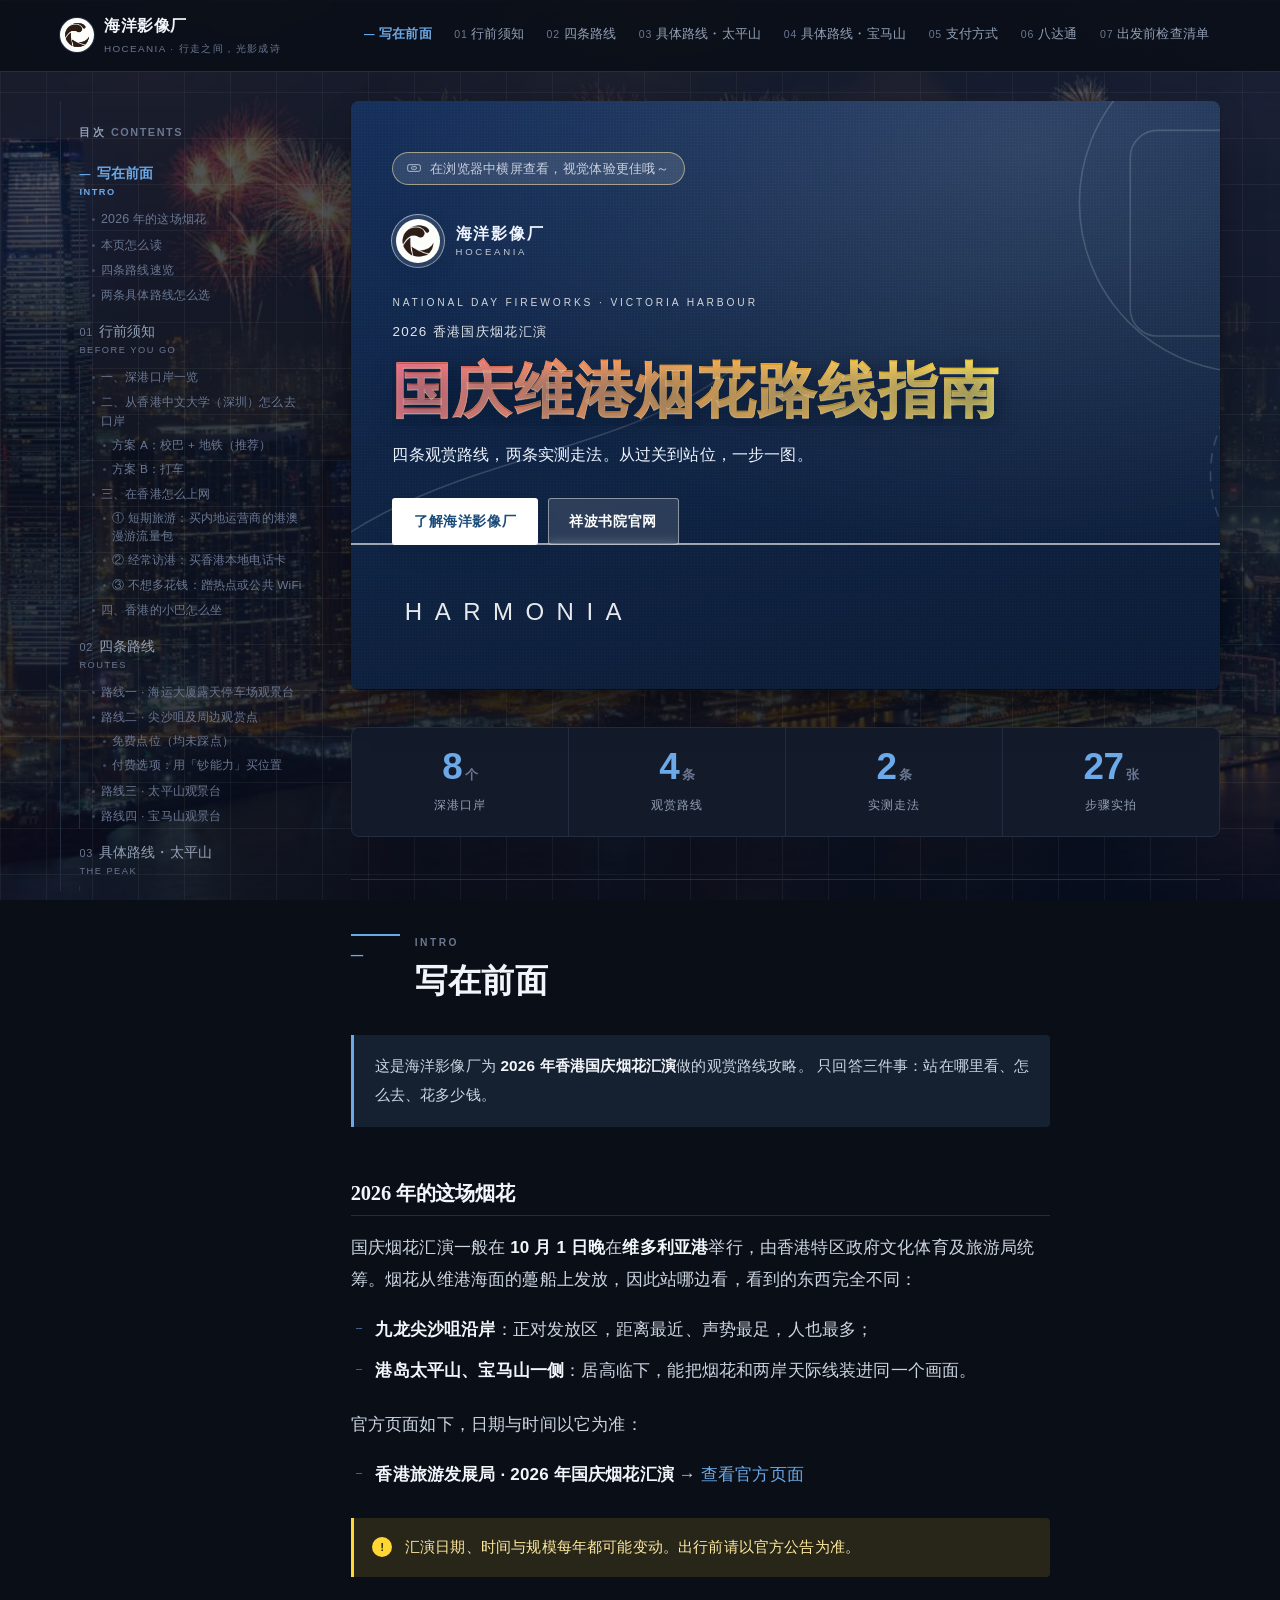
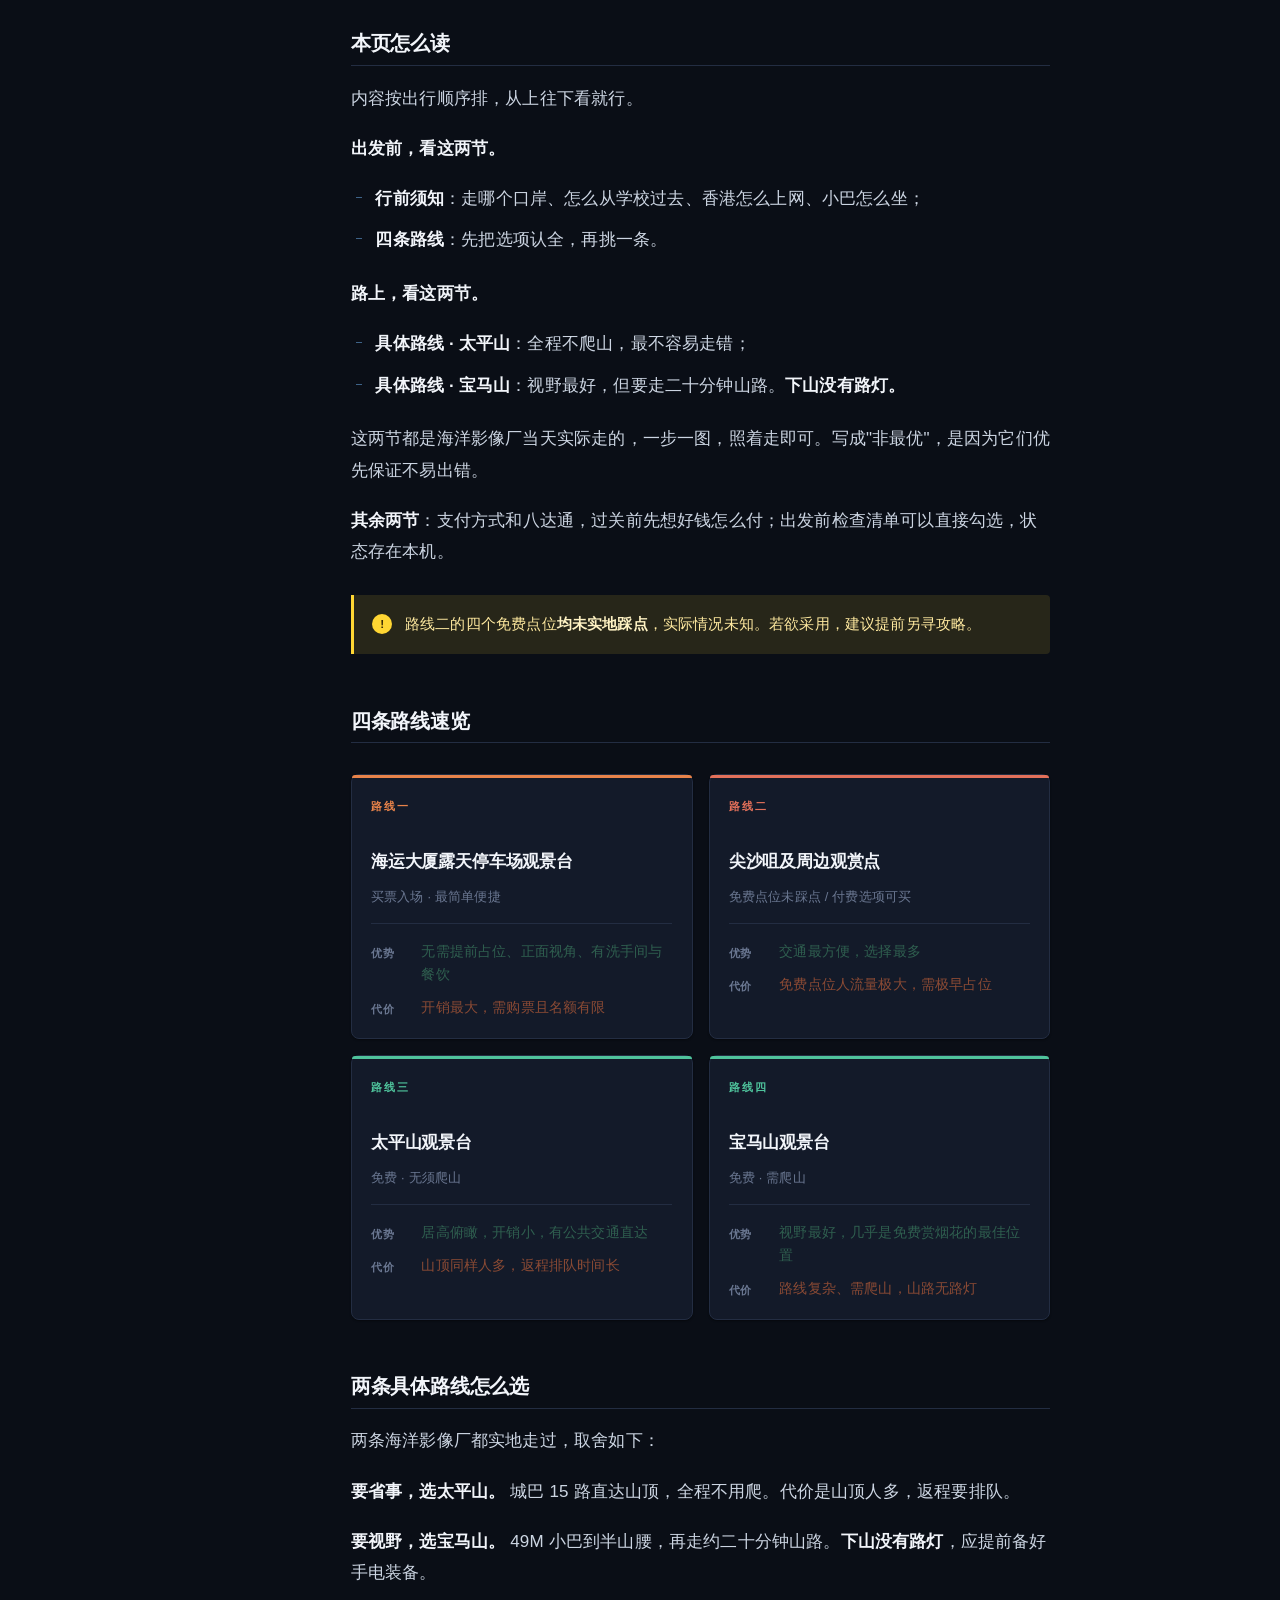
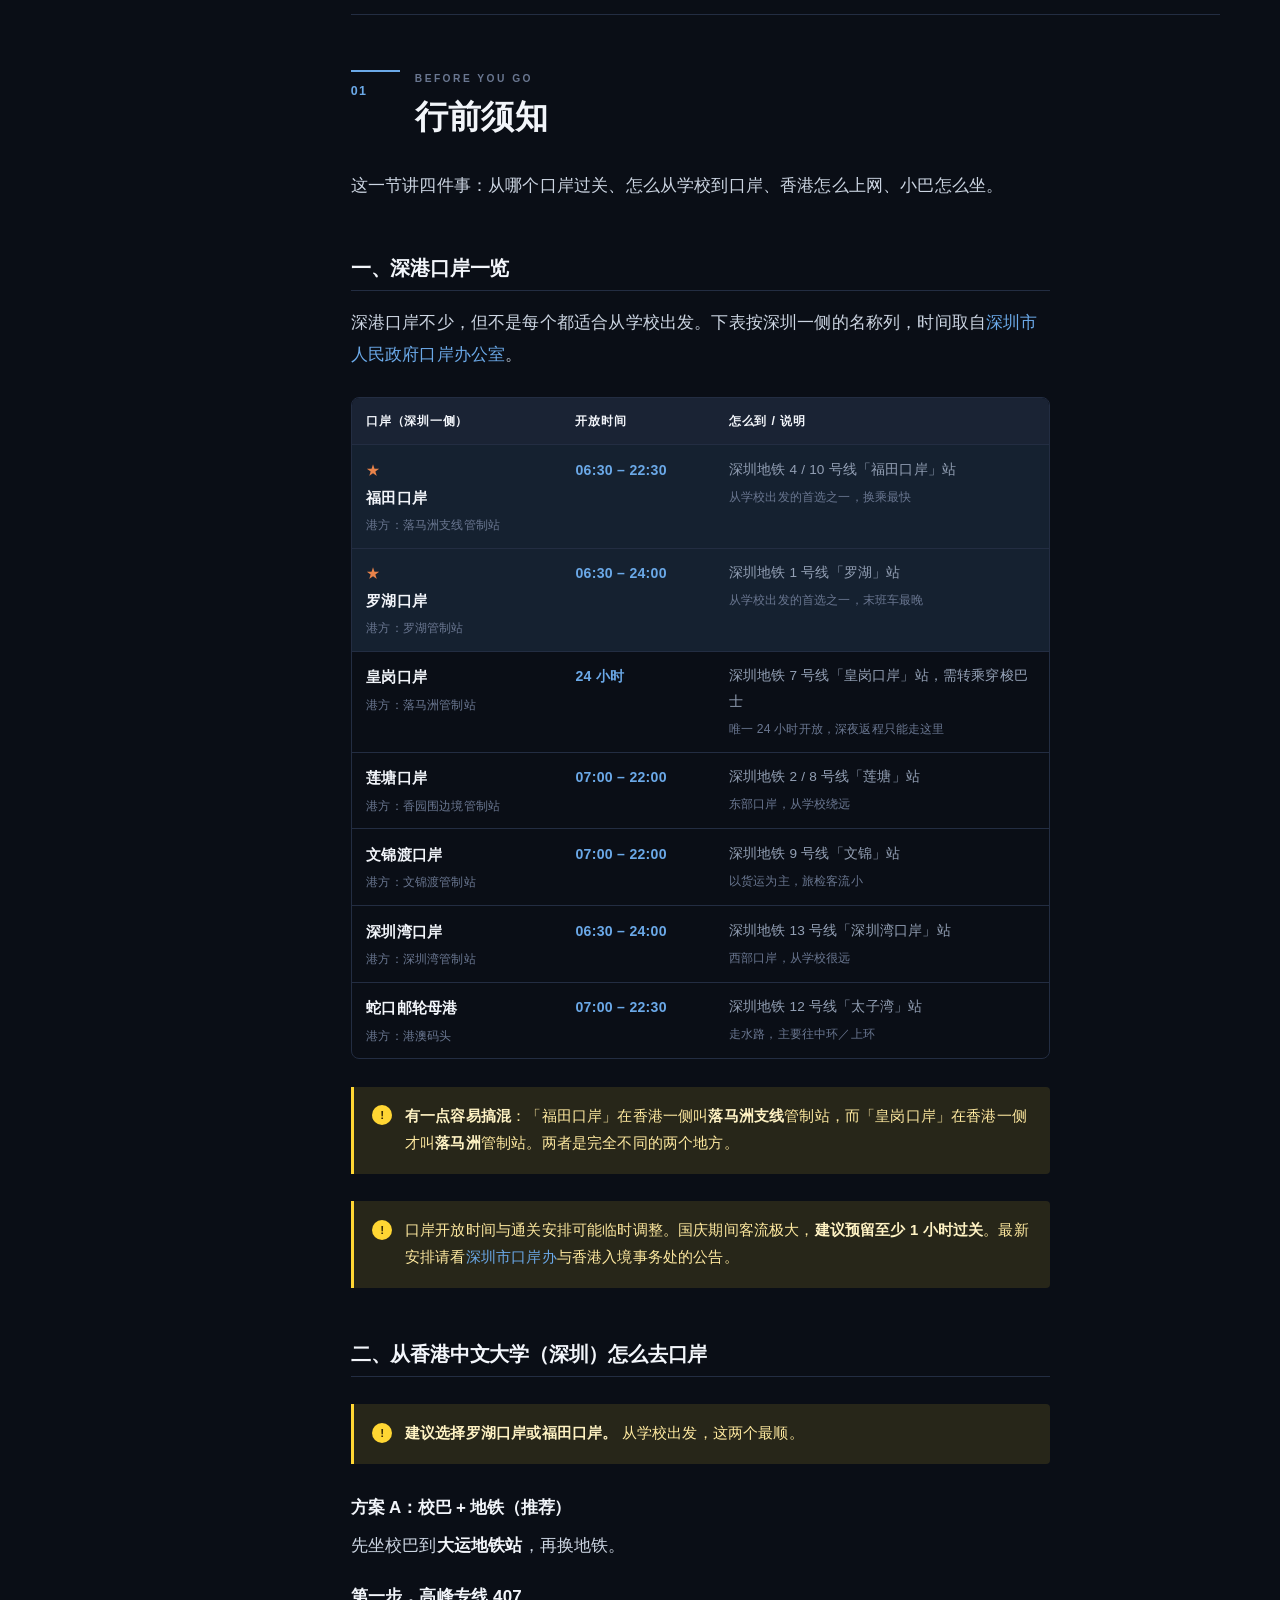
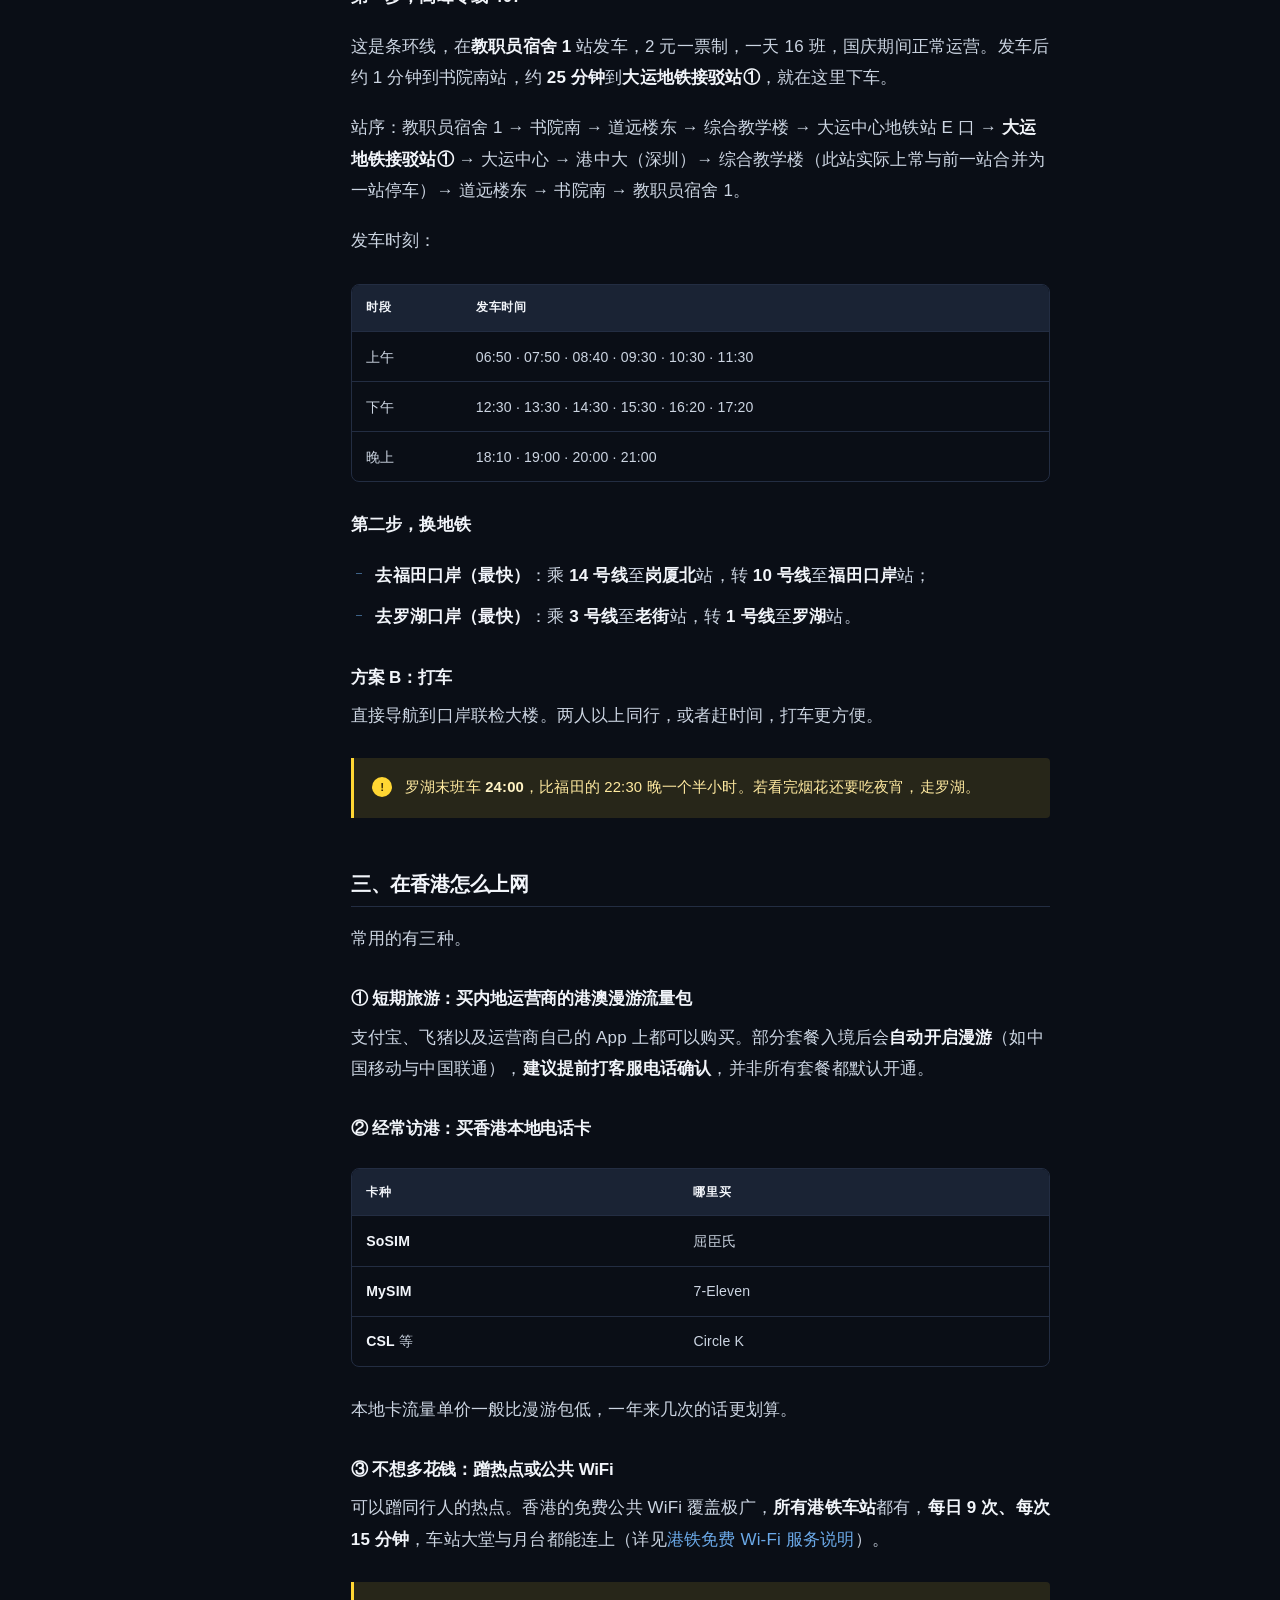
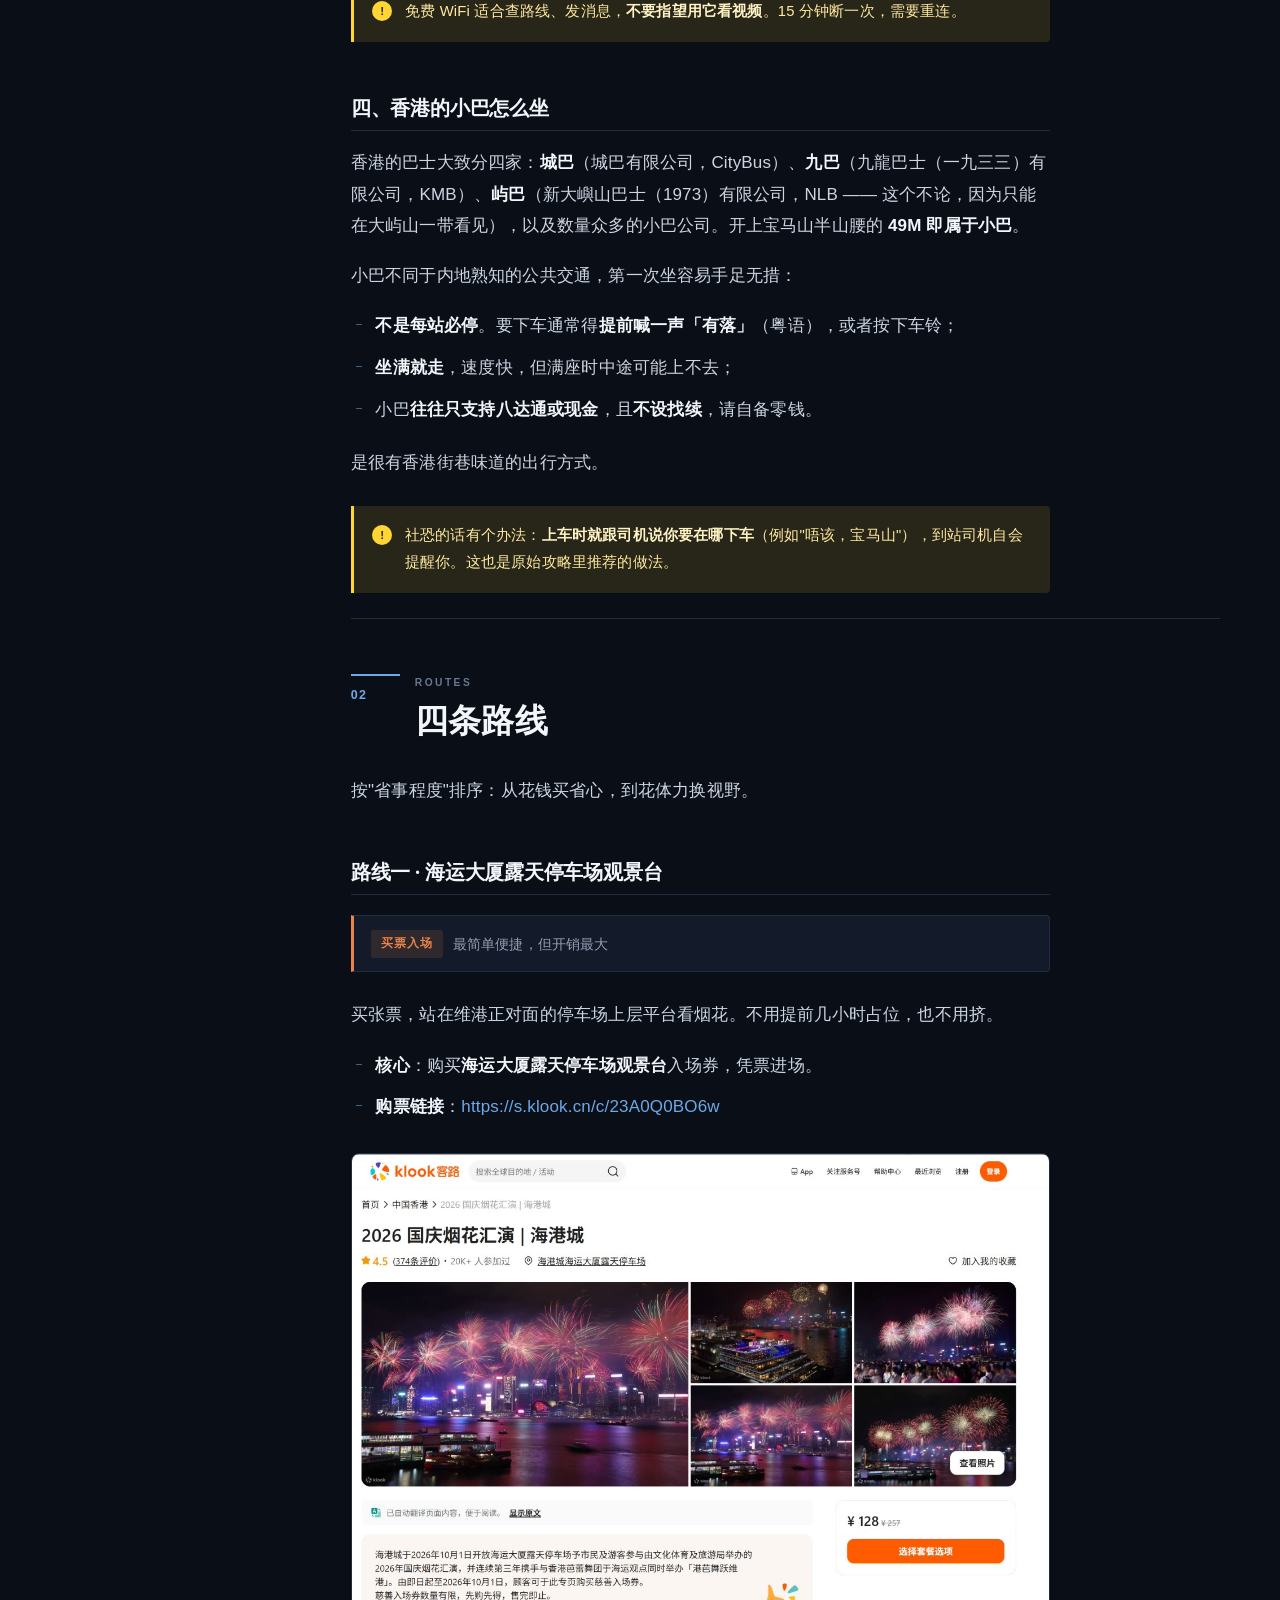
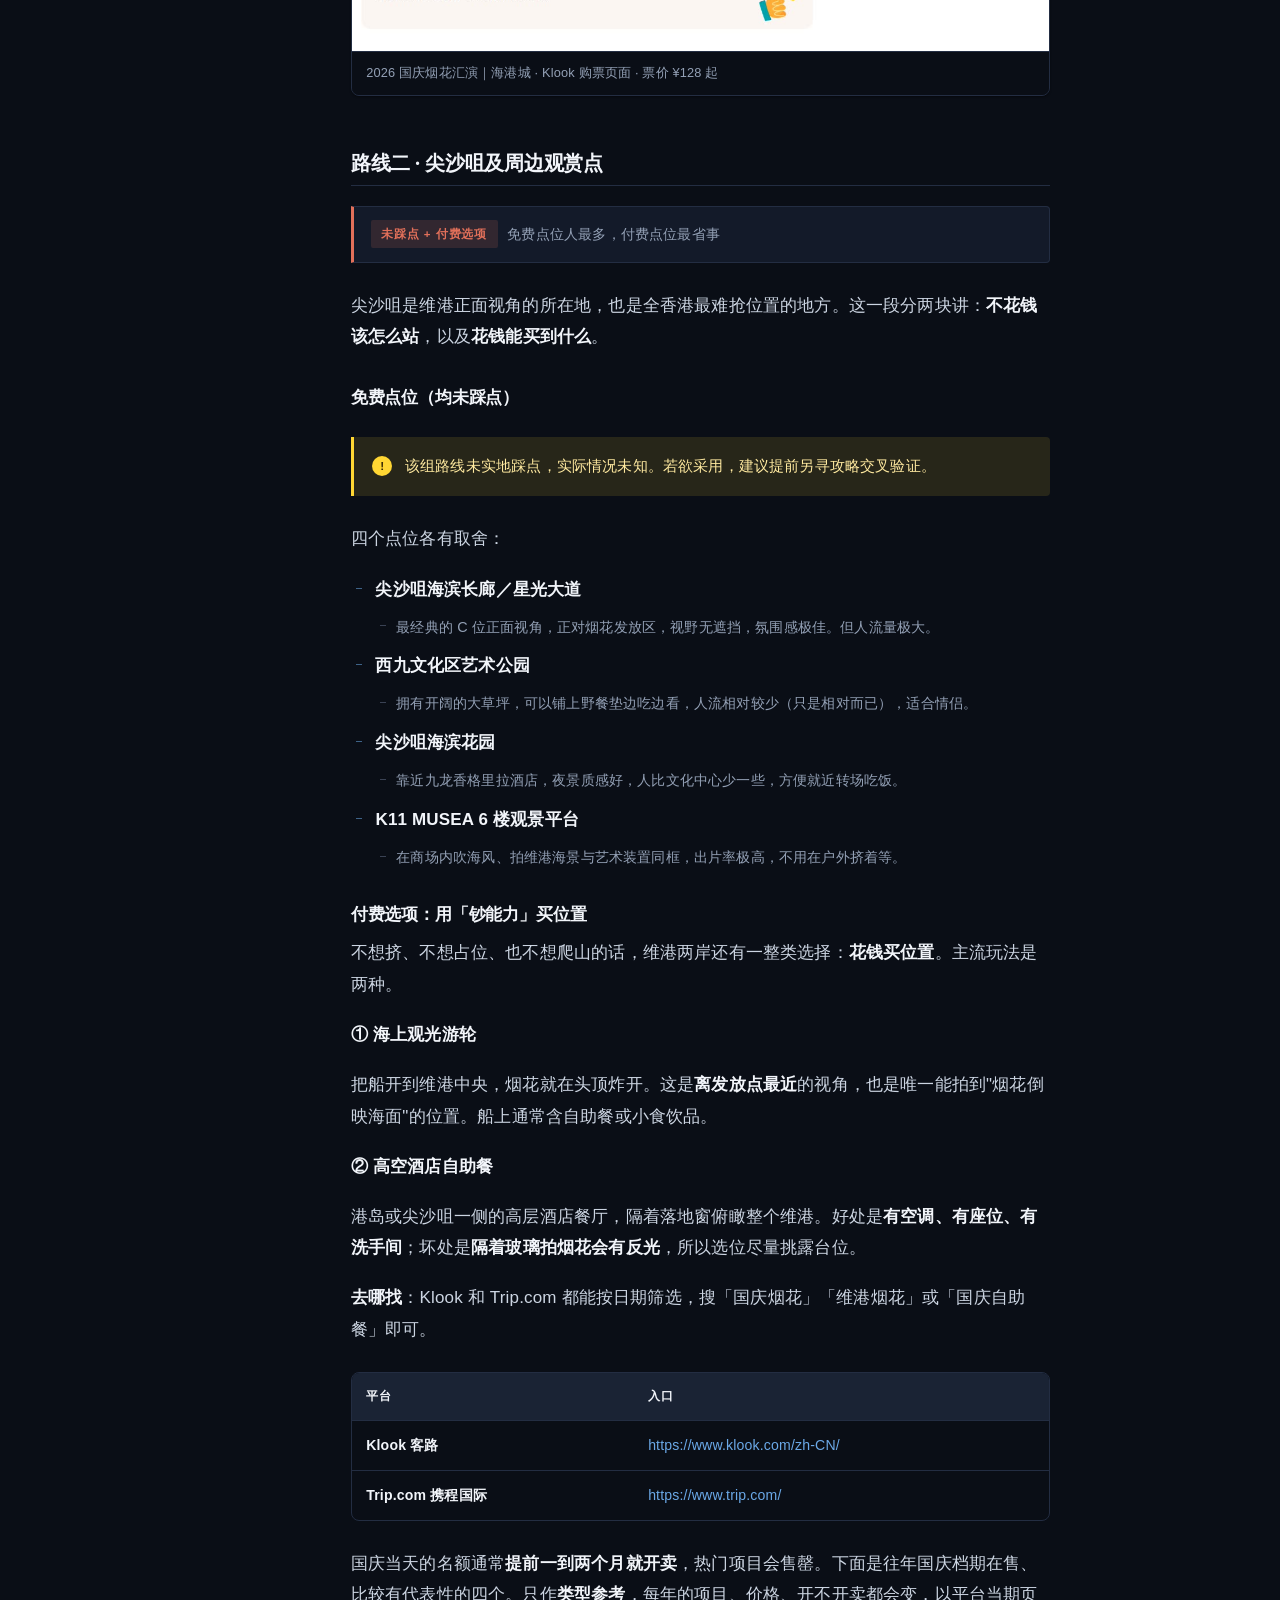
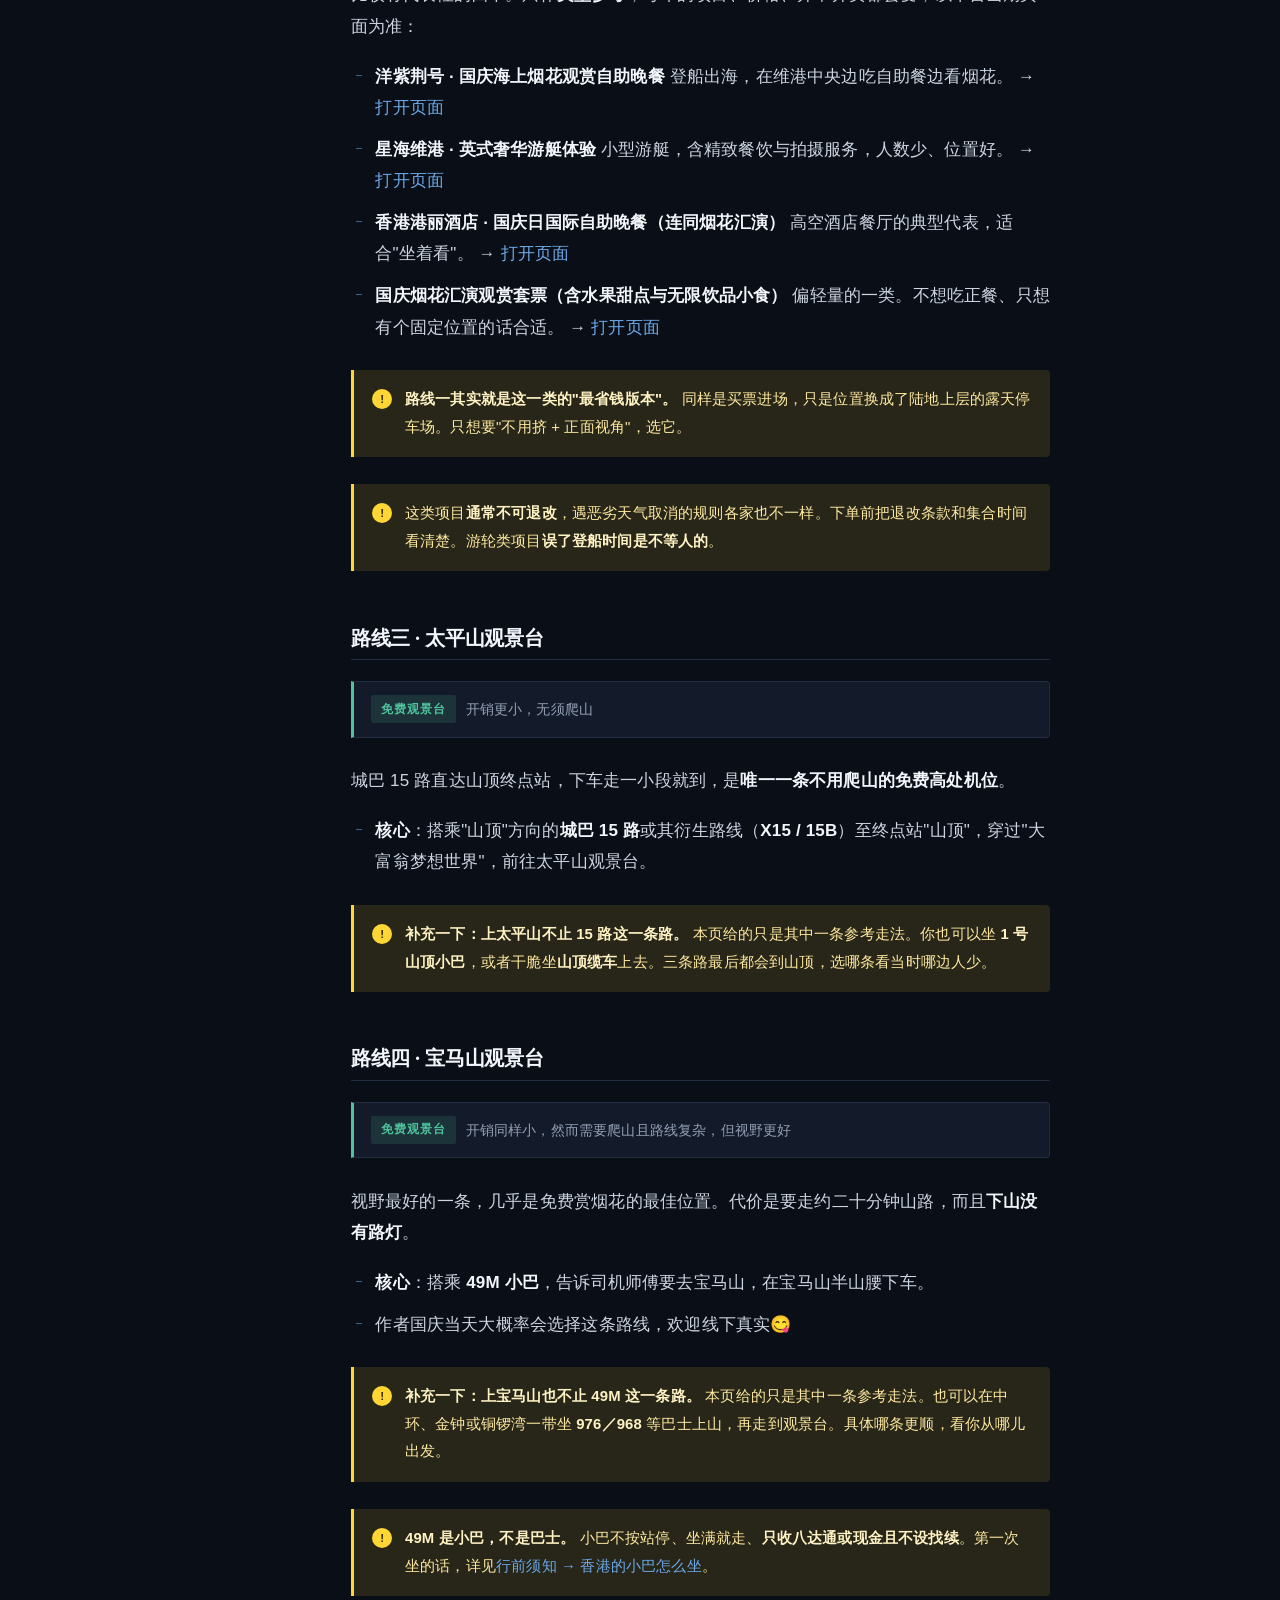
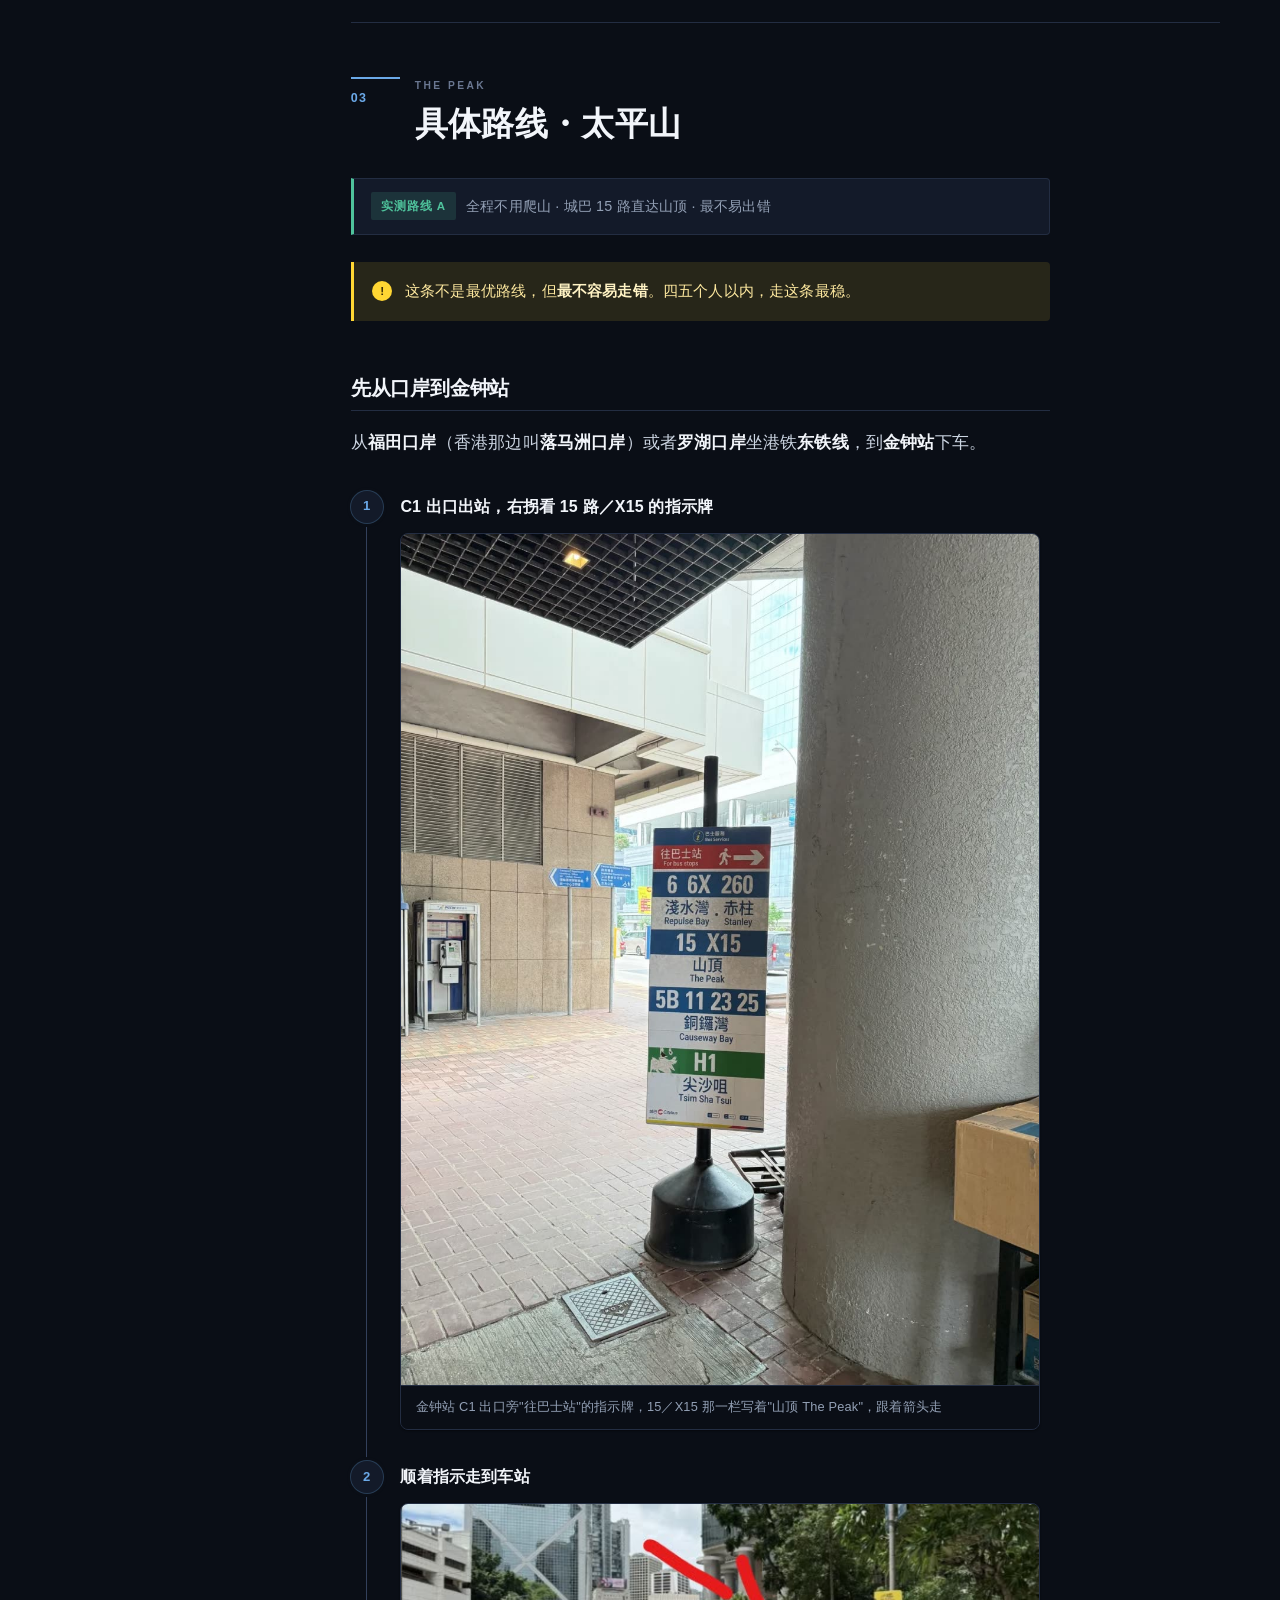
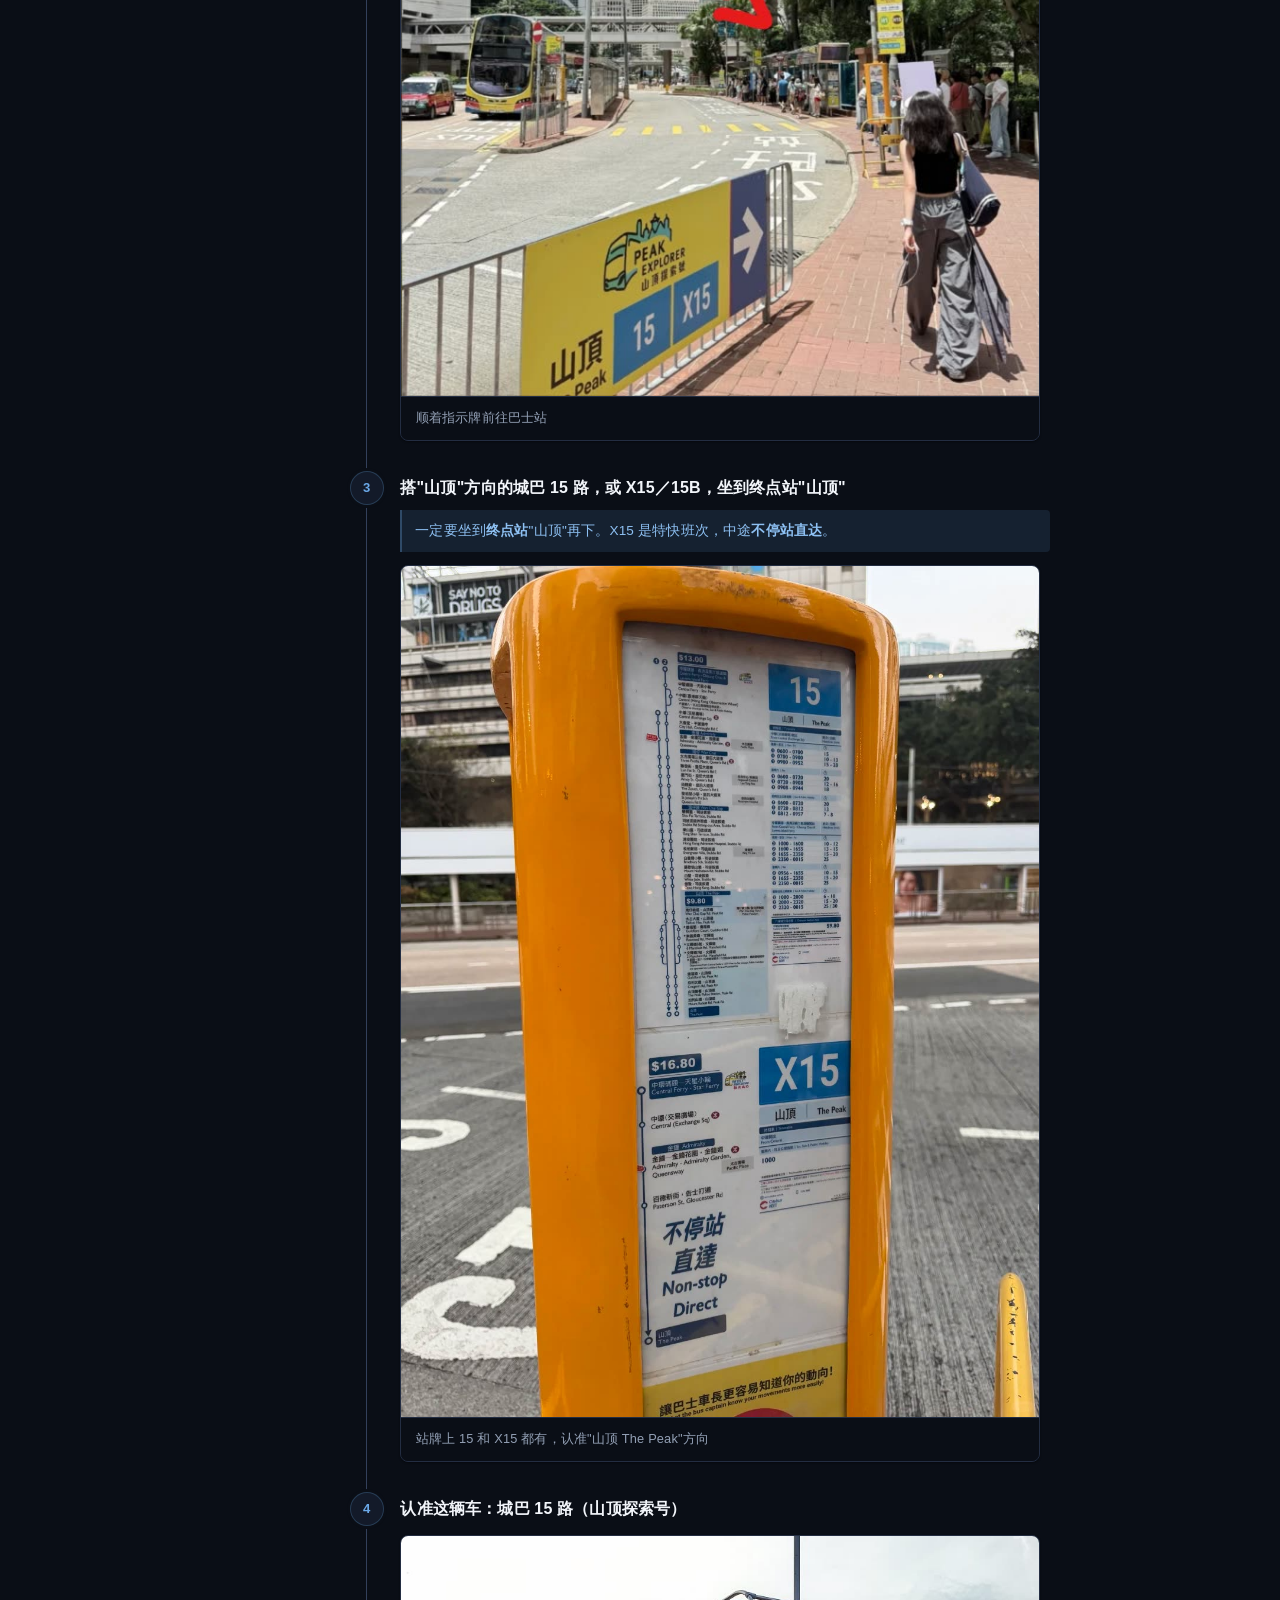
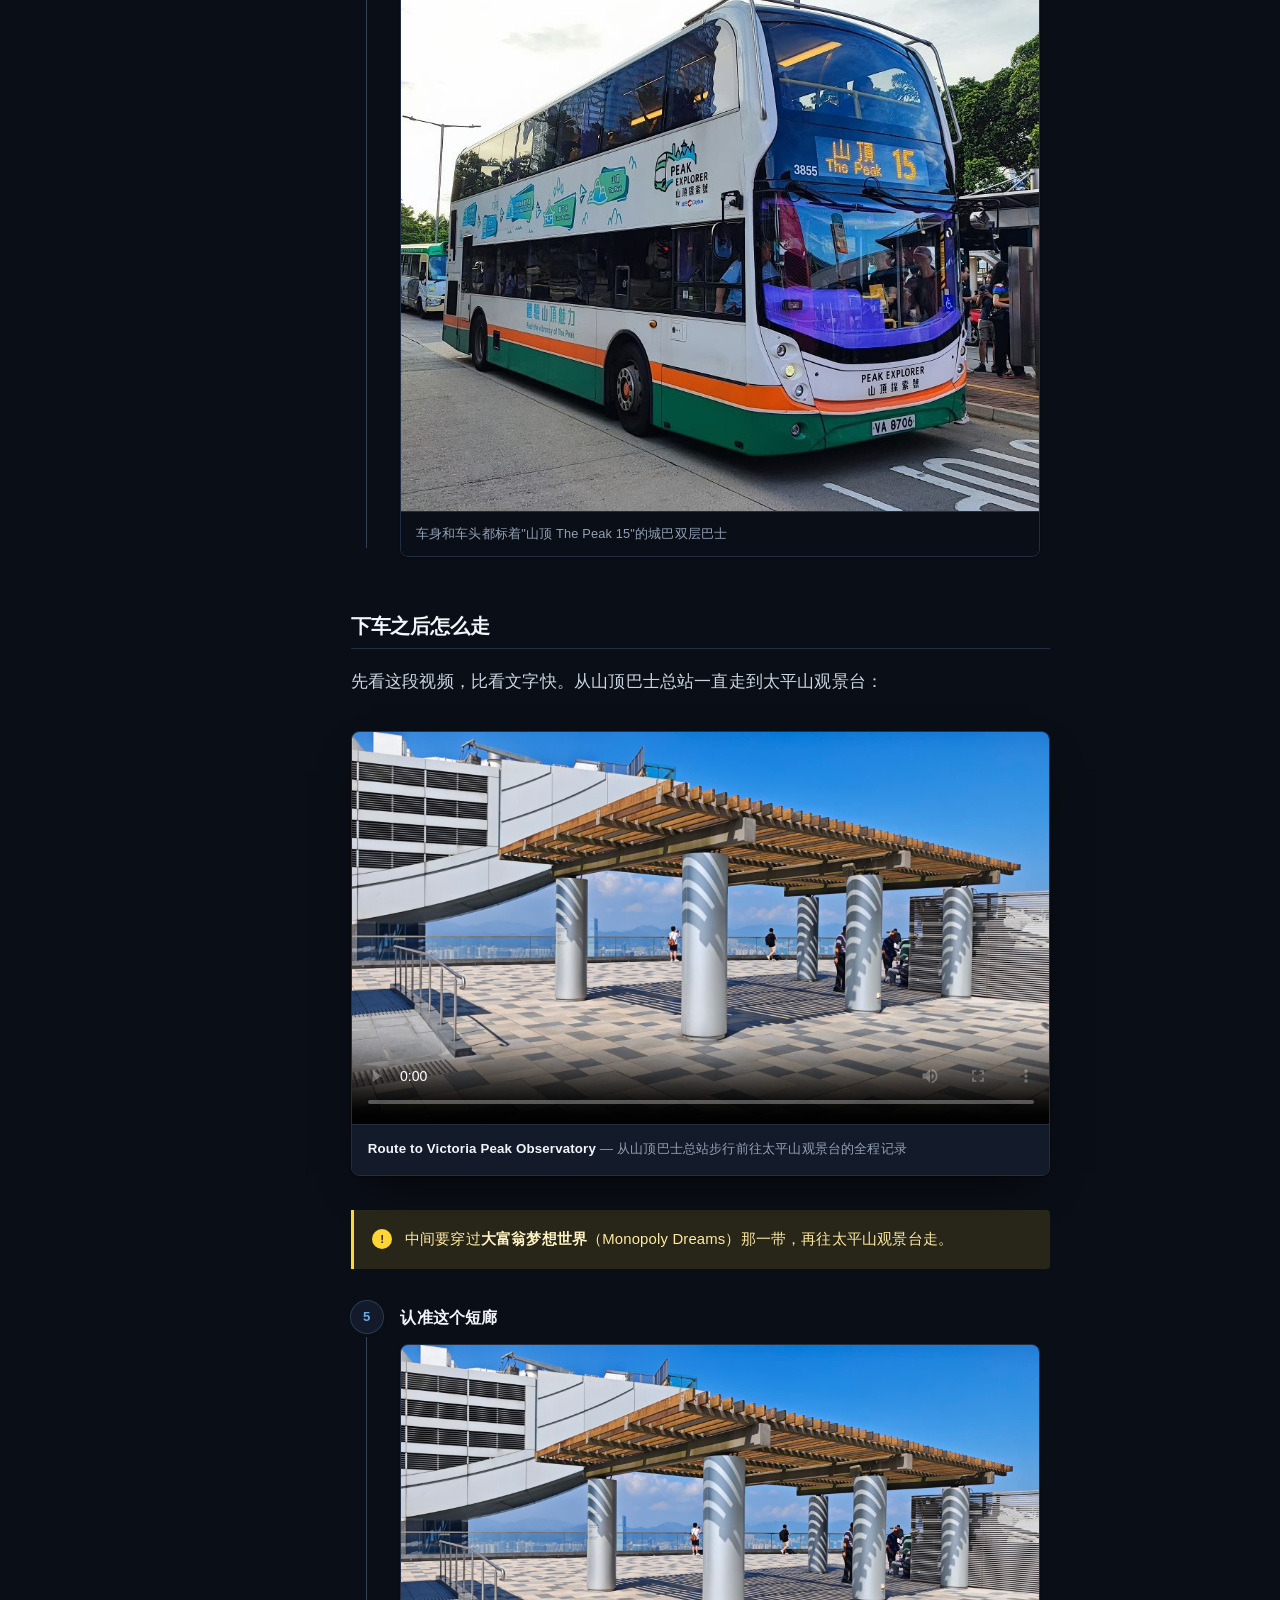
<file: index.html>
<!DOCTYPE html>
<html lang="zh-CN">
<head>
<meta charset="utf-8">
<meta name="viewport" content="width=device-width, initial-scale=1, viewport-fit=cover">
<title>国庆维港烟花路线指南 · 海洋影像厂</title>
<meta name="description" content="香港中文大学（深圳）祥波书院海洋影像厂出品：四条维港烟花观赏路线、两条实测具体路线（太平山・宝马山）、支付方式与八达通指南。">
<meta name="keywords" content="香港,国庆烟花,维港烟花,太平山,宝马山,观赏路线,攻略,海洋影像厂,祥波书院">
<meta name="author" content="海洋影像厂 HOCEANIA">
<meta name="color-scheme" content="light">
<meta name="theme-color" content="#f7f8fa">
<link rel="icon" href="assets/img/brand-hoceania-logo.jpg">
<link rel="apple-touch-icon" href="assets/img/brand-hoceania-logo.jpg">

<!-- Open Graph / 分享卡片 -->
<meta property="og:type" content="article">
<meta property="og:title" content="国庆维港烟花路线指南 · 海洋影像厂 HOCEANIA">
<meta property="og:description" content="香港中文大学（深圳）祥波书院海洋影像厂出品：四条维港烟花观赏路线、两条实测具体路线（太平山・宝马山）、支付方式与八达通指南。">
<meta property="og:image" content="assets/img/og-cover.jpg">
<meta property="og:locale" content="zh_CN">
<meta name="twitter:card" content="summary_large_image">
<meta name="twitter:image" content="assets/img/og-cover.jpg">

<link rel="stylesheet" href="assets/css/base.css?v=b5a5565f">
<link rel="stylesheet" href="assets/css/layout.css?v=571bf6eb">
<link rel="stylesheet" href="assets/css/components.css?v=800bde2b">
<link rel="stylesheet" href="assets/css/sections.css?v=4a63f86a">
<!-- 由 build.mjs 生成，请勿直接编辑本文件：改内容请编辑 content/*.md，改结构请编辑 src/template.html，改品牌信息请编辑 site.config.json -->
</head>
<body>

<a class="skip-link" href="#main">跳到正文</a>

<header class="topbar" id="topbar">
  <div class="topbar__inner">
    <a class="brand" href="#top">
      <img class="brand__logo" src="assets/img/brand-hoceania-logo.jpg" alt="海洋影像厂 HOCEANIA" width="34" height="34">
      <span class="brand__text">
        <strong>海洋影像厂</strong>
        <small>HOCEANIA · 行走之间，光影成诗</small>
      </span>
    </a>
    <nav class="topnav" aria-label="章节导航"><a href="#intro"><i>—</i>写在前面</a><a href="#prep"><i>01</i>行前须知</a><a href="#routes"><i>02</i>四条路线</a><a href="#route3"><i>03</i>具体路线・太平山</a><a href="#route4"><i>04</i>具体路线・宝马山</a><a href="#payment"><i>05</i>支付方式</a><a href="#octopus"><i>06</i>八达通</a><a href="#checklist"><i>07</i>出发前检查清单</a></nav>
    <button class="navtoggle" type="button" aria-expanded="false" aria-controls="toc" aria-label="打开目录">
      <span></span><span></span><span></span>
    </button>
  </div>
  <div class="progress" aria-hidden="true"><i id="progressBar"></i></div>
</header>

<div class="shell" id="top">

  <aside class="toc" id="toc" aria-label="目录">
    <p class="toc__title">目次 <span>CONTENTS</span></p>
    <ol class="toc__list">
<li class="toc__item">
<a class="toc__link" href="#intro" data-has-sub="1">
<span class="toc__num">—</span><span class="toc__label">写在前面</span><span class="toc__en">INTRO</span>
</a>
<ol class="toc__sub">
<li class="toc__subitem toc__subitem--h2"><a href="#2026-年的这场烟花"><span class="toc__dot"></span>2026 年的这场烟花</a></li>
<li class="toc__subitem toc__subitem--h2"><a href="#本页怎么读"><span class="toc__dot"></span>本页怎么读</a></li>
<li class="toc__subitem toc__subitem--h2"><a href="#四条路线速览"><span class="toc__dot"></span>四条路线速览</a></li>
<li class="toc__subitem toc__subitem--h2"><a href="#两条具体路线怎么选"><span class="toc__dot"></span>两条具体路线怎么选</a></li>
</ol>
</li>
<li class="toc__item">
<a class="toc__link" href="#prep" data-has-sub="1">
<span class="toc__num">01</span><span class="toc__label">行前须知</span><span class="toc__en">BEFORE YOU GO</span>
</a>
<ol class="toc__sub">
<li class="toc__subitem toc__subitem--h2"><a href="#一深港口岸一览"><span class="toc__dot"></span>一、深港口岸一览</a></li>
<li class="toc__subitem toc__subitem--h2"><a href="#二从香港中文大学深圳怎么去口岸"><span class="toc__dot"></span>二、从香港中文大学（深圳）怎么去口岸</a></li>
<li class="toc__subitem toc__subitem--h3"><a href="#方案-a校巴-地铁推荐"><span class="toc__dot"></span>方案 A：校巴 + 地铁（推荐）</a></li>
<li class="toc__subitem toc__subitem--h3"><a href="#方案-b打车"><span class="toc__dot"></span>方案 B：打车</a></li>
<li class="toc__subitem toc__subitem--h2"><a href="#三在香港怎么上网"><span class="toc__dot"></span>三、在香港怎么上网</a></li>
<li class="toc__subitem toc__subitem--h3"><a href="#短期旅游买内地运营商的港澳漫游流量包"><span class="toc__dot"></span>① 短期旅游：买内地运营商的港澳漫游流量包</a></li>
<li class="toc__subitem toc__subitem--h3"><a href="#经常访港买香港本地电话卡"><span class="toc__dot"></span>② 经常访港：买香港本地电话卡</a></li>
<li class="toc__subitem toc__subitem--h3"><a href="#不想多花钱蹭热点或公共-wifi"><span class="toc__dot"></span>③ 不想多花钱：蹭热点或公共 WiFi</a></li>
<li class="toc__subitem toc__subitem--h2"><a href="#四香港的小巴怎么坐"><span class="toc__dot"></span>四、香港的小巴怎么坐</a></li>
</ol>
</li>
<li class="toc__item">
<a class="toc__link" href="#routes" data-has-sub="1">
<span class="toc__num">02</span><span class="toc__label">四条路线</span><span class="toc__en">ROUTES</span>
</a>
<ol class="toc__sub">
<li class="toc__subitem toc__subitem--h2"><a href="#路线一-海运大厦露天停车场观景台"><span class="toc__dot"></span>路线一 · 海运大厦露天停车场观景台</a></li>
<li class="toc__subitem toc__subitem--h2"><a href="#路线二-尖沙咀及周边观赏点"><span class="toc__dot"></span>路线二 · 尖沙咀及周边观赏点</a></li>
<li class="toc__subitem toc__subitem--h3"><a href="#免费点位均未踩点"><span class="toc__dot"></span>免费点位（均未踩点）</a></li>
<li class="toc__subitem toc__subitem--h3"><a href="#付费选项用钞能力买位置"><span class="toc__dot"></span>付费选项：用「钞能力」买位置</a></li>
<li class="toc__subitem toc__subitem--h2"><a href="#路线三-太平山观景台"><span class="toc__dot"></span>路线三 · 太平山观景台</a></li>
<li class="toc__subitem toc__subitem--h2"><a href="#路线四-宝马山观景台"><span class="toc__dot"></span>路线四 · 宝马山观景台</a></li>
</ol>
</li>
<li class="toc__item">
<a class="toc__link" href="#route3" data-has-sub="1">
<span class="toc__num">03</span><span class="toc__label">具体路线・太平山</span><span class="toc__en">THE PEAK</span>
</a>
<ol class="toc__sub">
<li class="toc__subitem toc__subitem--h2"><a href="#先从口岸到金钟站"><span class="toc__dot"></span>先从口岸到金钟站</a></li>
<li class="toc__subitem toc__subitem--h2"><a href="#下车之后怎么走"><span class="toc__dot"></span>下车之后怎么走</a></li>
</ol>
</li>
<li class="toc__item">
<a class="toc__link" href="#route4" data-has-sub="1">
<span class="toc__num">04</span><span class="toc__label">具体路线・宝马山</span><span class="toc__en">BRAEMAR HILL</span>
</a>
<ol class="toc__sub">
<li class="toc__subitem toc__subitem--h2"><a href="#先从金钟站换到天后站"><span class="toc__dot"></span>先从金钟站换到天后站</a></li>
<li class="toc__subitem toc__subitem--h2"><a href="#从下车到登山口"><span class="toc__dot"></span>从下车到登山口</a></li>
<li class="toc__subitem toc__subitem--h2"><a href="#上山"><span class="toc__dot"></span>上山</a></li>
<li class="toc__subitem toc__subitem--h2"><a href="#宝马山的落日"><span class="toc__dot"></span>宝马山的落日</a></li>
</ol>
</li>
<li class="toc__item">
<a class="toc__link" href="#payment" data-has-sub="1">
<span class="toc__num">05</span><span class="toc__label">支付方式</span><span class="toc__en">PAYMENT</span>
</a>
<ol class="toc__sub">
<li class="toc__subitem toc__subitem--h2"><a href="#交通"><span class="toc__dot"></span>交通</a></li>
<li class="toc__subitem toc__subitem--h2"><a href="#吃饭"><span class="toc__dot"></span>吃饭</a></li>
<li class="toc__subitem toc__subitem--h2"><a href="#总结"><span class="toc__dot"></span>总结</a></li>
</ol>
</li>
<li class="toc__item">
<a class="toc__link" href="#octopus" data-has-sub="1">
<span class="toc__num">06</span><span class="toc__label">八达通</span><span class="toc__en">OCTOPUS</span>
</a>
<ol class="toc__sub">
<li class="toc__subitem toc__subitem--h2"><a href="#概览"><span class="toc__dot"></span>概览</a></li>
<li class="toc__subitem toc__subitem--h2"><a href="#必要性"><span class="toc__dot"></span>必要性</a></li>
</ol>
</li>
<li class="toc__item">
<a class="toc__link" href="#checklist">
<span class="toc__num">07</span><span class="toc__label">出发前检查清单</span><span class="toc__en">CHECKLIST</span>
</a>
</li>
    </ol>
    <div class="toc__foot">
      <p class="toc__foot-label">出品</p>
      <p class="toc__foot-org">海洋影像厂 <span>HOCEANIA</span></p>
      <p class="toc__foot-parent">香港中文大学（深圳）· 祥波书院</p>
      <p class="toc__foot-links">
        <a href="https://harmonia.cuhk.edu.cn/page/275" target="_blank" rel="noopener">组织页面 ↗</a>
        <a href="https://harmonia.cuhk.edu.cn/" target="_blank" rel="noopener">书院官网 ↗</a>
      </p>
    </div>
  </aside>

  <main class="main" id="main">

    <!-- ============ 首屏：沿用祥波书院主视图的视觉语言 ============ -->
    <section class="hero">
      <div class="hero__bg" aria-hidden="true">
        <span class="hero__grain"></span>
        <svg class="hero__art" viewBox="0 0 1200 520" preserveAspectRatio="xMidYMid slice" focusable="false">
          <g class="hero__art-lines">
            <circle cx="1010" cy="90" r="150" />
            <circle cx="1080" cy="330" r="104" class="is-dashed" />
            <rect x="905" y="26" width="150" height="182" rx="24" />
            <circle cx="1035" cy="128" r="30" />
            <path d="M118 470 C 250 300, 430 336, 560 232" />
          </g>
          <g class="hero__rule">
            <circle cx="60" cy="392" r="5.5" />
            <line x1="60" y1="392" x2="1140" y2="392" />
            <circle cx="1140" cy="392" r="5.5" />
          </g>
        </svg>
      </div>

      <div class="hero__inner">
        <!--HERO_TIP-->
        <p class="hero__tip">
          <svg class="hero__tip-icon" viewBox="0 0 24 24" width="16" height="16" aria-hidden="true" focusable="false">
            <rect x="2.5" y="7" width="19" height="10" rx="2.4" />
            <rect x="8.4" y="10.1" width="7.2" height="3.8" rx="1" />
          </svg>
          <span>在浏览器中横屏查看，视觉体验更佳哦～</span>
        </p>
        <!--/HERO_TIP-->

        <p class="hero__org">
          <img class="hero__logo" src="assets/img/brand-hoceania-logo.jpg" alt="海洋影像厂 HOCEANIA" width="52" height="52">
          <span class="hero__org-text">
            <span class="hero__org-cn">海洋影像厂</span>
            <span class="hero__org-en">HOCEANIA</span>
          </span>
        </p>

        <p class="hero__kicker">
          <span class="hero__kicker-en">NATIONAL DAY FIREWORKS · VICTORIA HARBOUR</span>
          <span class="hero__kicker-cn">2026 香港国庆烟花汇演</span>
        </p>

        <h1 class="hero__title" data-text="国庆维港烟花路线指南">国庆维港烟花路线指南</h1>
        <p class="hero__lead">四条观赏路线，两条实测走法。从过关到站位，一步一图。</p>

        <p class="hero__cta">
          <a class="btn btn--light" href="https://harmonia.cuhk.edu.cn/page/275" target="_blank" rel="noopener">了解海洋影像厂</a>
          <a class="btn btn--outline" href="https://harmonia.cuhk.edu.cn/" target="_blank" rel="noopener">祥波书院官网</a>
        </p>

        <p class="hero__wordmark" aria-hidden="true">HARMONIA</p>
      </div>
    </section>

    <!-- ============ 数据条 ============ -->
    <section class="stats" aria-label="内容速览"><div class="stat">
<span class="stat__num">8<i>个</i></span>
<span class="stat__label">深港口岸</span>
</div>
<div class="stat">
<span class="stat__num">4<i>条</i></span>
<span class="stat__label">观赏路线</span>
</div>
<div class="stat">
<span class="stat__num">2<i>条</i></span>
<span class="stat__label">实测走法</span>
</div>
<div class="stat">
<span class="stat__num">27<i>张</i></span>
<span class="stat__label">步骤实拍</span>
</div></section>

<section class="section" id="intro" data-section="intro">
<header class="section__head">
<span class="section__num">—</span>
<div class="section__titles">
<p class="section__en">INTRO</p>
<h1 class="section__title" id="intro-title">写在前面</h1>
</div>
</header>
<div class="section__body">
<blockquote class="quote"><p>这是海洋影像厂为 <strong>2026 年香港国庆烟花汇演</strong>做的观赏路线攻略。 只回答三件事：站在哪里看、怎么去、花多少钱。</p></blockquote>
<h2 id="2026-年的这场烟花"><a class="anchor" href="#2026-年的这场烟花" aria-label="本节链接">#</a>2026 年的这场烟花</h2>
<p>国庆烟花汇演一般在 <strong>10 月 1 日晚</strong>在<strong>维多利亚港</strong>举行，由香港特区政府文化体育及旅游局统筹。烟花从维港海面的躉船上发放，因此站哪边看，看到的东西完全不同：</p>
<ul class="list">
<li><strong>九龙尖沙咀沿岸</strong>：正对发放区，距离最近、声势最足，人也最多；</li>
<li><strong>港岛太平山、宝马山一侧</strong>：居高临下，能把烟花和两岸天际线装进同一个画面。</li>
</ul>
<p>官方页面如下，日期与时间以它为准：</p>
<ul class="list">
<li><strong>香港旅游发展局 · 2026 年国庆烟花汇演</strong> → <a href="https://www.discoverhongkong.com/tc/events/event.id89562.2026%E5%B9%B4%E5%9C%8B%E6%85%B6%E7%85%99%E8%8A%B1%E5%8C%AF%E6%BC%94.html" target="_blank" rel="noopener">查看官方页面</a></li>
</ul>
<aside class="callout"><span class="callout__icon" aria-hidden="true">!</span><p>汇演日期、时间与规模每年都可能变动。出行前请以官方公告为准。</p></aside>
<h2 id="本页怎么读"><a class="anchor" href="#本页怎么读" aria-label="本节链接">#</a>本页怎么读</h2>
<p>内容按出行顺序排，从上往下看就行。</p>
<p><strong>出发前，看这两节。</strong></p>
<ul class="list">
<li><strong>行前须知</strong>：走哪个口岸、怎么从学校过去、香港怎么上网、小巴怎么坐；</li>
<li><strong>四条路线</strong>：先把选项认全，再挑一条。</li>
</ul>
<p><strong>路上，看这两节。</strong></p>
<ul class="list">
<li><strong>具体路线 · 太平山</strong>：全程不爬山，最不容易走错；</li>
<li><strong>具体路线 · 宝马山</strong>：视野最好，但要走二十分钟山路。<strong>下山没有路灯。</strong></li>
</ul>
<p>这两节都是海洋影像厂当天实际走的，一步一图，照着走即可。写成&quot;非最优&quot;，是因为它们优先保证不易出错。</p>
<p><strong>其余两节</strong>：支付方式和八达通，过关前先想好钱怎么付；出发前检查清单可以直接勾选，状态存在本机。</p>
<aside class="callout"><span class="callout__icon" aria-hidden="true">!</span><p>路线二的四个免费点位<strong>均未实地踩点</strong>，实际情况未知。若欲采用，建议提前另寻攻略。</p></aside>
<h2 id="四条路线速览"><a class="anchor" href="#四条路线速览" aria-label="本节链接">#</a>四条路线速览</h2>
<div class="cards">
<article class="card card--paid">
<p class="card__badge">路线一</p>
<h3 class="card__title">海运大厦露天停车场观景台</h3>
<p class="card__sub">买票入场 · 最简单便捷</p>
<dl class="card__rows">
<div class="card__row card__row--best"><dt>优势</dt><dd>无需提前占位、正面视角、有洗手间与餐饮</dd></div>
<div class="card__row card__row--worst"><dt>代价</dt><dd>开销最大，需购票且名额有限</dd></div>
</dl>
</article>
<article class="card card--warn">
<p class="card__badge">路线二</p>
<h3 class="card__title">尖沙咀及周边观赏点</h3>
<p class="card__sub">免费点位未踩点 / 付费选项可买</p>
<dl class="card__rows">
<div class="card__row card__row--best"><dt>优势</dt><dd>交通最方便，选择最多</dd></div>
<div class="card__row card__row--worst"><dt>代价</dt><dd>免费点位人流量极大，需极早占位</dd></div>
</dl>
</article>
<article class="card card--free">
<p class="card__badge">路线三</p>
<h3 class="card__title">太平山观景台</h3>
<p class="card__sub">免费 · 无须爬山</p>
<dl class="card__rows">
<div class="card__row card__row--best"><dt>优势</dt><dd>居高俯瞰，开销小，有公共交通直达</dd></div>
<div class="card__row card__row--worst"><dt>代价</dt><dd>山顶同样人多，返程排队时间长</dd></div>
</dl>
</article>
<article class="card card--free">
<p class="card__badge">路线四</p>
<h3 class="card__title">宝马山观景台</h3>
<p class="card__sub">免费 · 需爬山</p>
<dl class="card__rows">
<div class="card__row card__row--best"><dt>优势</dt><dd>视野最好，几乎是免费赏烟花的最佳位置</dd></div>
<div class="card__row card__row--worst"><dt>代价</dt><dd>路线复杂、需爬山，山路无路灯</dd></div>
</dl>
</article>
</div>
<h2 id="两条具体路线怎么选"><a class="anchor" href="#两条具体路线怎么选" aria-label="本节链接">#</a>两条具体路线怎么选</h2>
<p>两条海洋影像厂都实地走过，取舍如下：</p>
<p><strong>要省事，选太平山。</strong> 城巴 15 路直达山顶，全程不用爬。代价是山顶人多，返程要排队。</p>
<p><strong>要视野，选宝马山。</strong> 49M 小巴到半山腰，再走约二十分钟山路。<strong>下山没有路灯</strong>，应提前备好手电装备。</p>
</div>
</section>

<section class="section" id="prep" data-section="prep">
<header class="section__head">
<span class="section__num">01</span>
<div class="section__titles">
<p class="section__en">BEFORE YOU GO</p>
<h1 class="section__title" id="prep-title">行前须知</h1>
</div>
</header>
<div class="section__body">
<p>这一节讲四件事：从哪个口岸过关、怎么从学校到口岸、香港怎么上网、小巴怎么坐。</p>
<h2 id="一深港口岸一览"><a class="anchor" href="#一深港口岸一览" aria-label="本节链接">#</a>一、深港口岸一览</h2>
<p>深港口岸不少，但不是每个都适合从学校出发。下表按深圳一侧的名称列，时间取自<a href="http://ka.sz.gov.cn/bmfw/katgfw/index.html" target="_blank" rel="noopener">深圳市人民政府口岸办公室</a>。</p>
<div class="tablewrap ports">
<table>
<thead><tr><th>口岸（深圳一侧）</th><th>开放时间</th><th>怎么到 / 说明</th></tr></thead>
<tbody>
<tr class="is-rec">
<td class="ports__name">
<span class="ports__star" title="推荐" aria-label="推荐">★</span><strong>福田口岸</strong>
<span class="ports__hk">港方：落马洲支线管制站</span>
</td>
<td class="ports__hours">06:30 – 22:30</td>
<td class="ports__access">深圳地铁 4 / 10 号线「福田口岸」站<span class="ports__note">从学校出发的首选之一，换乘最快</span></td>
</tr>
<tr class="is-rec">
<td class="ports__name">
<span class="ports__star" title="推荐" aria-label="推荐">★</span><strong>罗湖口岸</strong>
<span class="ports__hk">港方：罗湖管制站</span>
</td>
<td class="ports__hours">06:30 – 24:00</td>
<td class="ports__access">深圳地铁 1 号线「罗湖」站<span class="ports__note">从学校出发的首选之一，末班车最晚</span></td>
</tr>
<tr>
<td class="ports__name">
<strong>皇岗口岸</strong>
<span class="ports__hk">港方：落马洲管制站</span>
</td>
<td class="ports__hours">24 小时</td>
<td class="ports__access">深圳地铁 7 号线「皇岗口岸」站，需转乘穿梭巴士<span class="ports__note">唯一 24 小时开放，深夜返程只能走这里</span></td>
</tr>
<tr>
<td class="ports__name">
<strong>莲塘口岸</strong>
<span class="ports__hk">港方：香园围边境管制站</span>
</td>
<td class="ports__hours">07:00 – 22:00</td>
<td class="ports__access">深圳地铁 2 / 8 号线「莲塘」站<span class="ports__note">东部口岸，从学校绕远</span></td>
</tr>
<tr>
<td class="ports__name">
<strong>文锦渡口岸</strong>
<span class="ports__hk">港方：文锦渡管制站</span>
</td>
<td class="ports__hours">07:00 – 22:00</td>
<td class="ports__access">深圳地铁 9 号线「文锦」站<span class="ports__note">以货运为主，旅检客流小</span></td>
</tr>
<tr>
<td class="ports__name">
<strong>深圳湾口岸</strong>
<span class="ports__hk">港方：深圳湾管制站</span>
</td>
<td class="ports__hours">06:30 – 24:00</td>
<td class="ports__access">深圳地铁 13 号线「深圳湾口岸」站<span class="ports__note">西部口岸，从学校很远</span></td>
</tr>
<tr>
<td class="ports__name">
<strong>蛇口邮轮母港</strong>
<span class="ports__hk">港方：港澳码头</span>
</td>
<td class="ports__hours">07:00 – 22:30</td>
<td class="ports__access">深圳地铁 12 号线「太子湾」站<span class="ports__note">走水路，主要往中环／上环</span></td>
</tr>
</tbody>
</table>
</div>
<aside class="callout"><span class="callout__icon" aria-hidden="true">!</span><p><strong>有一点容易搞混</strong>：「福田口岸」在香港一侧叫<strong>落马洲支线</strong>管制站，而「皇岗口岸」在香港一侧才叫<strong>落马洲</strong>管制站。两者是完全不同的两个地方。</p></aside>
<aside class="callout"><span class="callout__icon" aria-hidden="true">!</span><p>口岸开放时间与通关安排可能临时调整。国庆期间客流极大，<strong>建议预留至少 1 小时过关</strong>。最新安排请看<a href="http://ka.sz.gov.cn/bmfw/katgfw/index.html" target="_blank" rel="noopener">深圳市口岸办</a>与香港入境事务处的公告。</p></aside>
<h2 id="二从香港中文大学深圳怎么去口岸"><a class="anchor" href="#二从香港中文大学深圳怎么去口岸" aria-label="本节链接">#</a>二、从香港中文大学（深圳）怎么去口岸</h2>
<aside class="callout"><span class="callout__icon" aria-hidden="true">!</span><p><strong>建议选择罗湖口岸或福田口岸。</strong> 从学校出发，这两个最顺。</p></aside>
<h3 id="方案-a校巴-地铁推荐"><a class="anchor" href="#方案-a校巴-地铁推荐" aria-label="本节链接">#</a>方案 A：校巴 + 地铁（推荐）</h3>
<p>先坐校巴到<strong>大运地铁站</strong>，再换地铁。</p>
<p><strong>第一步，高峰专线 407</strong></p>
<p>这是条环线，在<strong>教职员宿舍 1</strong> 站发车，2 元一票制，一天 16 班，国庆期间正常运营。发车后约 1 分钟到书院南站，约 <strong>25 分钟</strong>到<strong>大运地铁接驳站①</strong>，就在这里下车。</p>
<p>站序：教职员宿舍 1 → 书院南 → 道远楼东 → 综合教学楼 → 大运中心地铁站 E 口 → <strong>大运地铁接驳站①</strong> → 大运中心 → 港中大（深圳）→ 综合教学楼（此站实际上常与前一站合并为一站停车）→ 道远楼东 → 书院南 → 教职员宿舍 1。</p>
<p>发车时刻：</p>
<div class="tablewrap"><table>
<thead><tr><th>时段</th><th>发车时间</th></tr></thead>
<tbody><tr><td>上午</td><td>06:50 · 07:50 · 08:40 · 09:30 · 10:30 · 11:30</td></tr><tr><td>下午</td><td>12:30 · 13:30 · 14:30 · 15:30 · 16:20 · 17:20</td></tr><tr><td>晚上</td><td>18:10 · 19:00 · 20:00 · 21:00</td></tr></tbody>
</table></div>
<p><strong>第二步，换地铁</strong></p>
<ul class="list">
<li><strong>去福田口岸（最快）</strong>：乘 <strong>14 号线</strong>至<strong>岗厦北</strong>站，转 <strong>10 号线</strong>至<strong>福田口岸</strong>站；</li>
<li><strong>去罗湖口岸（最快）</strong>：乘 <strong>3 号线</strong>至<strong>老街</strong>站，转 <strong>1 号线</strong>至<strong>罗湖</strong>站。</li>
</ul>
<h3 id="方案-b打车"><a class="anchor" href="#方案-b打车" aria-label="本节链接">#</a>方案 B：打车</h3>
<p>直接导航到口岸联检大楼。两人以上同行，或者赶时间，打车更方便。</p>
<aside class="callout"><span class="callout__icon" aria-hidden="true">!</span><p>罗湖末班车 <strong>24:00</strong>，比福田的 22:30 晚一个半小时。若看完烟花还要吃夜宵，走罗湖。</p></aside>
<h2 id="三在香港怎么上网"><a class="anchor" href="#三在香港怎么上网" aria-label="本节链接">#</a>三、在香港怎么上网</h2>
<p>常用的有三种。</p>
<h3 id="短期旅游买内地运营商的港澳漫游流量包"><a class="anchor" href="#短期旅游买内地运营商的港澳漫游流量包" aria-label="本节链接">#</a>① 短期旅游：买内地运营商的港澳漫游流量包</h3>
<p>支付宝、飞猪以及运营商自己的 App 上都可以购买。部分套餐入境后会<strong>自动开启漫游</strong>（如中国移动与中国联通），<strong>建议提前打客服电话确认</strong>，并非所有套餐都默认开通。</p>
<h3 id="经常访港买香港本地电话卡"><a class="anchor" href="#经常访港买香港本地电话卡" aria-label="本节链接">#</a>② 经常访港：买香港本地电话卡</h3>
<div class="tablewrap"><table>
<thead><tr><th>卡种</th><th>哪里买</th></tr></thead>
<tbody><tr><td><strong>SoSIM</strong></td><td>屈臣氏</td></tr><tr><td><strong>MySIM</strong></td><td>7-Eleven</td></tr><tr><td><strong>CSL</strong> 等</td><td>Circle K</td></tr></tbody>
</table></div>
<p>本地卡流量单价一般比漫游包低，一年来几次的话更划算。</p>
<h3 id="不想多花钱蹭热点或公共-wifi"><a class="anchor" href="#不想多花钱蹭热点或公共-wifi" aria-label="本节链接">#</a>③ 不想多花钱：蹭热点或公共 WiFi</h3>
<p>可以蹭同行人的热点。香港的免费公共 WiFi 覆盖极广，<strong>所有港铁车站</strong>都有，<strong>每日 9 次、每次 15 分钟</strong>，车站大堂与月台都能连上（详见<a href="https://www.mtr.com.hk/ch/customer/services/free_wifi.html" target="_blank" rel="noopener">港铁免费 Wi-Fi 服务说明</a>）。</p>
<aside class="callout"><span class="callout__icon" aria-hidden="true">!</span><p>免费 WiFi 适合查路线、发消息，<strong>不要指望用它看视频</strong>。15 分钟断一次，需要重连。</p></aside>
<h2 id="四香港的小巴怎么坐"><a class="anchor" href="#四香港的小巴怎么坐" aria-label="本节链接">#</a>四、香港的小巴怎么坐</h2>
<p>香港的巴士大致分四家：<strong>城巴</strong>（城巴有限公司，CityBus）、<strong>九巴</strong>（九龍巴士（一九三三）有限公司，KMB）、<strong>屿巴</strong>（新大嶼山巴士（1973）有限公司，NLB —— 这个不论，因为只能在大屿山一带看见），以及数量众多的小巴公司。开上宝马山半山腰的 <strong>49M 即属于小巴</strong>。</p>
<p>小巴不同于内地熟知的公共交通，第一次坐容易手足无措：</p>
<ul class="list">
<li><strong>不是每站必停</strong>。要下车通常得<strong>提前喊一声「有落」</strong>（粤语），或者按下车铃；</li>
<li><strong>坐满就走</strong>，速度快，但满座时中途可能上不去；</li>
<li>小巴<strong>往往只支持八达通或现金</strong>，且<strong>不设找续</strong>，请自备零钱。</li>
</ul>
<p>是很有香港街巷味道的出行方式。</p>
<aside class="callout"><span class="callout__icon" aria-hidden="true">!</span><p>社恐的话有个办法：<strong>上车时就跟司机说你要在哪下车</strong>（例如&quot;唔该，宝马山&quot;），到站司机自会提醒你。这也是原始攻略里推荐的做法。</p></aside>
</div>
</section>

<section class="section" id="routes" data-section="routes">
<header class="section__head">
<span class="section__num">02</span>
<div class="section__titles">
<p class="section__en">ROUTES</p>
<h1 class="section__title" id="routes-title">四条路线</h1>
</div>
</header>
<div class="section__body">
<p>按&quot;省事程度&quot;排序：从花钱买省心，到花体力换视野。</p>
<h2 id="路线一-海运大厦露天停车场观景台"><a class="anchor" href="#路线一-海运大厦露天停车场观景台" aria-label="本节链接">#</a>路线一 · 海运大厦露天停车场观景台</h2>
<aside class="meta meta--paid">
<p class="meta__tag">买票入场</p>
<p class="meta__summary">最简单便捷，但开销最大</p>
</aside>
<p>买张票，站在维港正对面的停车场上层平台看烟花。不用提前几小时占位，也不用挤。</p>
<ul class="list">
<li><strong>核心</strong>：购买<strong>海运大厦露天停车场观景台</strong>入场券，凭票进场。</li>
<li><strong>购票链接</strong>：<a href="https://s.klook.cn/c/23A0Q0BO6w" target="_blank" rel="noopener">https://s.klook.cn/c/23A0Q0BO6w</a></li>
</ul>
<figure class="work">
<img src="assets/img/route1-klook-ticket.jpg" alt="Klook 购票页面" loading="lazy" decoding="async">
<figcaption>2026 国庆烟花汇演｜海港城 · Klook 购票页面 · 票价 ¥128 起</figcaption>
</figure>
<h2 id="路线二-尖沙咀及周边观赏点"><a class="anchor" href="#路线二-尖沙咀及周边观赏点" aria-label="本节链接">#</a>路线二 · 尖沙咀及周边观赏点</h2>
<aside class="meta meta--warn">
<p class="meta__tag">未踩点 + 付费选项</p>
<p class="meta__summary">免费点位人最多，付费点位最省事</p>
</aside>
<p>尖沙咀是维港正面视角的所在地，也是全香港最难抢位置的地方。这一段分两块讲：<strong>不花钱该怎么站</strong>，以及<strong>花钱能买到什么</strong>。</p>
<h3 id="免费点位均未踩点"><a class="anchor" href="#免费点位均未踩点" aria-label="本节链接">#</a>免费点位（均未踩点）</h3>
<aside class="callout"><span class="callout__icon" aria-hidden="true">!</span><p>该组路线未实地踩点，实际情况未知。若欲采用，建议提前另寻攻略交叉验证。</p></aside>
<p>四个点位各有取舍：</p>
<ul class="list">
<li><strong>尖沙咀海滨长廊／星光大道</strong>
<ul class="list list--sub">
<li>最经典的 C 位正面视角，正对烟花发放区，视野无遮挡，氛围感极佳。但人流量极大。</li>
</ul></li>
<li><strong>西九文化区艺术公园</strong>
<ul class="list list--sub">
<li>拥有开阔的大草坪，可以铺上野餐垫边吃边看，人流相对较少（只是相对而已），适合情侣。</li>
</ul></li>
<li><strong>尖沙咀海滨花园</strong>
<ul class="list list--sub">
<li>靠近九龙香格里拉酒店，夜景质感好，人比文化中心少一些，方便就近转场吃饭。</li>
</ul></li>
<li><strong>K11 MUSEA 6 楼观景平台</strong>
<ul class="list list--sub">
<li>在商场内吹海风、拍维港海景与艺术装置同框，出片率极高，不用在户外挤着等。</li>
</ul></li>
</ul>
<h3 id="付费选项用钞能力买位置"><a class="anchor" href="#付费选项用钞能力买位置" aria-label="本节链接">#</a>付费选项：用「钞能力」买位置</h3>
<p>不想挤、不想占位、也不想爬山的话，维港两岸还有一整类选择：<strong>花钱买位置</strong>。主流玩法是两种。</p>
<p><strong>① 海上观光游轮</strong></p>
<p>把船开到维港中央，烟花就在头顶炸开。这是<strong>离发放点最近</strong>的视角，也是唯一能拍到&quot;烟花倒映海面&quot;的位置。船上通常含自助餐或小食饮品。</p>
<p><strong>② 高空酒店自助餐</strong></p>
<p>港岛或尖沙咀一侧的高层酒店餐厅，隔着落地窗俯瞰整个维港。好处是<strong>有空调、有座位、有洗手间</strong>；坏处是<strong>隔着玻璃拍烟花会有反光</strong>，所以选位尽量挑露台位。</p>
<p><strong>去哪找</strong>：Klook 和 Trip.com 都能按日期筛选，搜「国庆烟花」「维港烟花」或「国庆自助餐」即可。</p>
<div class="tablewrap"><table>
<thead><tr><th>平台</th><th>入口</th></tr></thead>
<tbody><tr><td><strong>Klook 客路</strong></td><td><a href="https://www.klook.com/zh-CN/" target="_blank" rel="noopener">https://www.klook.com/zh-CN/</a></td></tr><tr><td><strong>Trip.com 携程国际</strong></td><td><a href="https://www.trip.com/" target="_blank" rel="noopener">https://www.trip.com/</a></td></tr></tbody>
</table></div>
<p>国庆当天的名额通常<strong>提前一到两个月就开卖</strong>，热门项目会售罄。下面是往年国庆档期在售、比较有代表性的四个。只作<strong>类型参考</strong>，每年的项目、价格、开不开卖都会变，以平台当期页面为准：</p>
<ul class="list">
<li><strong>洋紫荆号 · 国庆海上烟花观赏自助晚餐</strong> 登船出海，在维港中央边吃自助餐边看烟花。 → <a href="https://www.klook.com/zh-CN/activity/96889-bauhinia-firework-buffet/" target="_blank" rel="noopener">打开页面</a></li>
<li><strong>星海维港 · 英式奢华游艇体验</strong> 小型游艇，含精致餐饮与拍摄服务，人数少、位置好。 → <a href="https://www.klook.cn/zh-CN/activity/171136-starry-harbour-cruise-an-all-inclusive-luxury-voyage/" target="_blank" rel="noopener">打开页面</a></li>
<li><strong>香港港丽酒店 · 国庆日国际自助晚餐（连同烟花汇演）</strong> 高空酒店餐厅的典型代表，适合&quot;坐着看&quot;。 → <a href="https://eshop.conraddining.com/zh-hans/product/national-day-international-dinner-buffet-with-fireworks-display-2026/" target="_blank" rel="noopener">打开页面</a></li>
<li><strong>国庆烟花汇演观赏套票（含水果甜点与无限饮品小食）</strong> 偏轻量的一类。不想吃正餐、只想有个固定位置的话合适。 → <a href="https://www.klook.cn/zh-CN/activity/175189-national-day-fireworks-display-includes-fruits-desserts-and-drinks/" target="_blank" rel="noopener">打开页面</a></li>
</ul>
<aside class="callout"><span class="callout__icon" aria-hidden="true">!</span><p><strong>路线一其实就是这一类的&quot;最省钱版本&quot;。</strong> 同样是买票进场，只是位置换成了陆地上层的露天停车场。只想要&quot;不用挤 + 正面视角&quot;，选它。</p></aside>
<aside class="callout"><span class="callout__icon" aria-hidden="true">!</span><p>这类项目<strong>通常不可退改</strong>，遇恶劣天气取消的规则各家也不一样。下单前把退改条款和集合时间看清楚。游轮类项目<strong>误了登船时间是不等人的</strong>。</p></aside>
<h2 id="路线三-太平山观景台"><a class="anchor" href="#路线三-太平山观景台" aria-label="本节链接">#</a>路线三 · 太平山观景台</h2>
<aside class="meta meta--free">
<p class="meta__tag">免费观景台</p>
<p class="meta__summary">开销更小，无须爬山</p>
</aside>
<p>城巴 15 路直达山顶终点站，下车走一小段就到，是<strong>唯一一条不用爬山的免费高处机位</strong>。</p>
<ul class="list">
<li><strong>核心</strong>：搭乘&quot;山顶&quot;方向的<strong>城巴 15 路</strong>或其衍生路线（<strong>X15 / 15B</strong>）至终点站&quot;山顶&quot;，穿过&quot;大富翁梦想世界&quot;，前往太平山观景台。</li>
</ul>
<aside class="callout"><span class="callout__icon" aria-hidden="true">!</span><p><strong>补充一下：上太平山不止 15 路这一条路。</strong> 本页给的只是其中一条参考走法。你也可以坐 <strong>1 号山顶小巴</strong>，或者干脆坐<strong>山顶缆车</strong>上去。三条路最后都会到山顶，选哪条看当时哪边人少。</p></aside>
<h2 id="路线四-宝马山观景台"><a class="anchor" href="#路线四-宝马山观景台" aria-label="本节链接">#</a>路线四 · 宝马山观景台</h2>
<aside class="meta meta--free">
<p class="meta__tag">免费观景台</p>
<p class="meta__summary">开销同样小，然而需要爬山且路线复杂，但视野更好</p>
</aside>
<p>视野最好的一条，几乎是免费赏烟花的最佳位置。代价是要走约二十分钟山路，而且<strong>下山没有路灯</strong>。</p>
<ul class="list">
<li><strong>核心</strong>：搭乘 <strong>49M 小巴</strong>，告诉司机师傅要去宝马山，在宝马山半山腰下车。</li>
<li>作者国庆当天大概率会选择这条路线，欢迎线下真实😋</li>
</ul>
<aside class="callout"><span class="callout__icon" aria-hidden="true">!</span><p><strong>补充一下：上宝马山也不止 49M 这一条路。</strong> 本页给的只是其中一条参考走法。也可以在中环、金钟或铜锣湾一带坐 <strong>976／968</strong> 等巴士上山，再走到观景台。具体哪条更顺，看你从哪儿出发。</p></aside>
<aside class="callout"><span class="callout__icon" aria-hidden="true">!</span><p><strong>49M 是小巴，不是巴士。</strong> 小巴不按站停、坐满就走、<strong>只收八达通或现金且不设找续</strong>。第一次坐的话，详见<a href="#prep" target="_blank" rel="noopener">行前须知 → 香港的小巴怎么坐</a>。</p></aside>
</div>
</section>

<section class="section" id="route3" data-section="route3">
<header class="section__head">
<span class="section__num">03</span>
<div class="section__titles">
<p class="section__en">THE PEAK</p>
<h1 class="section__title" id="route3-title">具体路线・太平山</h1>
</div>
</header>
<div class="section__body">
<aside class="meta meta--free">
<p class="meta__tag">实测路线 A</p>
<p class="meta__summary">全程不用爬山 · 城巴 15 路直达山顶 · 最不易出错</p>
</aside>
<aside class="callout"><span class="callout__icon" aria-hidden="true">!</span><p>这条不是最优路线，但<strong>最不容易走错</strong>。四五个人以内，走这条最稳。</p></aside>
<h2 id="先从口岸到金钟站"><a class="anchor" href="#先从口岸到金钟站" aria-label="本节链接">#</a>先从口岸到金钟站</h2>
<p>从<strong>福田口岸</strong>（香港那边叫<strong>落马洲口岸</strong>）或者<strong>罗湖口岸</strong>坐港铁<strong>东铁线</strong>，到<strong>金钟站</strong>下车。</p>
<ol class="steps">
<li class="step" data-has-img="1">
<span class="step__n" aria-hidden="true">1</span>
<div class="step__body">
<p class="step__title">C1 出口出站，右拐看 15 路／X15 的指示牌</p>

<figure class="step__figure">
<img src="assets/img/route3-01-c1-exit-sign.jpg" alt="金钟站 C1 出口旁&quot;往巴士站&quot;的指示牌，15／X15 那一栏写着&quot;山顶 The Peak&quot;，跟着箭头走" loading="lazy" decoding="async">
<figcaption>金钟站 C1 出口旁&quot;往巴士站&quot;的指示牌，15／X15 那一栏写着&quot;山顶 The Peak&quot;，跟着箭头走</figcaption>
</figure>
</div>
</li>
<li class="step" data-has-img="1">
<span class="step__n" aria-hidden="true">2</span>
<div class="step__body">
<p class="step__title">顺着指示走到车站</p>

<figure class="step__figure">
<img src="assets/img/route3-02-follow-signs.jpg" alt="顺着指示牌前往巴士站" loading="lazy" decoding="async">
<figcaption>顺着指示牌前往巴士站</figcaption>
</figure>
</div>
</li>
<li class="step" data-has-img="1">
<span class="step__n" aria-hidden="true">3</span>
<div class="step__body">
<p class="step__title">搭&quot;山顶&quot;方向的城巴 15 路，或 X15／15B，坐到终点站&quot;山顶&quot;</p>
<p class="step__note">一定要坐到<strong>终点站</strong>&quot;山顶&quot;再下。X15 是特快班次，中途<strong>不停站直达</strong>。</p>
<figure class="step__figure">
<img src="assets/img/route3-03-citybus-15.jpg" alt="站牌上 15 和 X15 都有，认准&quot;山顶 The Peak&quot;方向" loading="lazy" decoding="async">
<figcaption>站牌上 15 和 X15 都有，认准&quot;山顶 The Peak&quot;方向</figcaption>
</figure>
</div>
</li>
<li class="step" data-has-img="1">
<span class="step__n" aria-hidden="true">4</span>
<div class="step__body">
<p class="step__title">认准这辆车：城巴 15 路（山顶探索号）</p>

<figure class="step__figure">
<img src="assets/img/route3-04-bus-front.jpg" alt="车身和车头都标着&quot;山顶 The Peak 15&quot;的城巴双层巴士" loading="lazy" decoding="async">
<figcaption>车身和车头都标着&quot;山顶 The Peak 15&quot;的城巴双层巴士</figcaption>
</figure>
</div>
</li>
</ol>
<h2 id="下车之后怎么走"><a class="anchor" href="#下车之后怎么走" aria-label="本节链接">#</a>下车之后怎么走</h2>
<p>先看这段视频，比看文字快。从山顶巴士总站一直走到太平山观景台：</p>
<figure class="video">
<video controls preload="metadata" playsinline poster="assets/img/route3-05-short-corridor.jpg">
<source src="assets/video/route-to-peak-observatory.mp4" type="video/mp4">
你的浏览器不支持 HTML5 视频，请<a href="assets/video/route-to-peak-observatory.mp4">点此下载视频</a>。
</video>
<figcaption><strong>Route to Victoria Peak Observatory</strong> — 从山顶巴士总站步行前往太平山观景台的全程记录</figcaption>
</figure>
<aside class="callout"><span class="callout__icon" aria-hidden="true">!</span><p>中间要穿过<strong>大富翁梦想世界</strong>（Monopoly Dreams）那一带，再往太平山观景台走。</p></aside>
<ol class="steps">
<li class="step" data-has-img="1">
<span class="step__n" aria-hidden="true">5</span>
<div class="step__body">
<p class="step__title">认准这个短廊</p>

<figure class="step__figure">
<img src="assets/img/route3-05-short-corridor.jpg" alt="下车先找这条带立柱遮阳棚的短廊，走到头就能看见维港" loading="lazy" decoding="async">
<figcaption>下车先找这条带立柱遮阳棚的短廊，走到头就能看见维港</figcaption>
</figure>
</div>
</li>
<li class="step" data-has-img="1">
<span class="step__n" aria-hidden="true">6</span>
<div class="step__body">
<p class="step__title">认准这个望远镜</p>

<figure class="step__figure">
<img src="assets/img/route3-06-telescope.jpg" alt="看到这台投币观景望远镜，方向就对了" loading="lazy" decoding="async">
<figcaption>看到这台投币观景望远镜，方向就对了</figcaption>
</figure>
</div>
</li>
<li class="step" data-has-img="1">
<span class="step__n" aria-hidden="true">7</span>
<div class="step__body">
<p class="step__title">到了</p>

<figure class="step__figure">
<img src="assets/img/route3-07-arrived.jpg" alt="太平山观景台（凌霄阁一带的露天平台），维港两岸尽收眼底" loading="lazy" decoding="async">
<figcaption>太平山观景台（凌霄阁一带的露天平台），维港两岸尽收眼底</figcaption>
</figure>
</div>
</li>
<li class="step" data-has-img="1">
<span class="step__n" aria-hidden="true">8</span>
<div class="step__body">
<p class="step__title">原路下山</p>
<p class="step__note">怎么上来怎么下去。返程高峰山顶巴士要排队，时间上留点余量。</p>

</div>
</li>
</ol>
</div>
</section>

<section class="section" id="route4" data-section="route4">
<header class="section__head">
<span class="section__num">04</span>
<div class="section__titles">
<p class="section__en">BRAEMAR HILL</p>
<h1 class="section__title" id="route4-title">具体路线・宝马山</h1>
</div>
</header>
<div class="section__body">
<aside class="meta meta--free">
<p class="meta__tag">实测路线 B</p>
<p class="meta__summary">视野最好 · 需走约 20 分钟山路 · 下山无路灯</p>
</aside>
<aside class="callout"><span class="callout__icon" aria-hidden="true">!</span><p>这条也不是最优路线。因为小巴上下车位置自由度大，全程<strong>只能给个大致描述</strong>。</p></aside>
<aside class="callout"><span class="callout__icon" aria-hidden="true">!</span><p>下山<strong>没有路灯</strong>。手电或手机补光灯一定带上。</p></aside>
<h2 id="先从金钟站换到天后站"><a class="anchor" href="#先从金钟站换到天后站" aria-label="本节链接">#</a>先从金钟站换到天后站</h2>
<p>从<strong>福田口岸</strong>（香港那边叫<strong>落马洲口岸</strong>）或者<strong>罗湖口岸</strong>坐<strong>东铁线</strong>到<strong>金钟站</strong>，再换<strong>港岛线</strong>去<strong>天后站</strong>。</p>
<ol class="steps">
<li class="step" data-has-img="1">
<span class="step__n" aria-hidden="true">1</span>
<div class="step__body">
<p class="step__title">A1 出口出站，往西走到&quot;天后站公共運輸交匯處&quot;，搭 49M 小巴</p>
<p class="step__note">上车时跟司机说一声<strong>要去宝马山</strong>。</p>
<figure class="step__figure">
<img src="assets/img/route4-01-minibus-49m.jpg" alt="天后站公共运输交汇处的 49M 小巴，车头显示&quot;天后站 ↔ 寶馬山&quot;" loading="lazy" decoding="async">
<figcaption>天后站公共运输交汇处的 49M 小巴，车头显示&quot;天后站 ↔ 寶馬山&quot;</figcaption>
</figure>
</div>
</li>
</ol>
<h2 id="从下车到登山口"><a class="anchor" href="#从下车到登山口" aria-label="本节链接">#</a>从下车到登山口</h2>
<ol class="steps">
<li class="step" data-has-img="1">
<span class="step__n" aria-hidden="true">2</span>
<div class="step__body">
<p class="step__title">看到&quot;寶馬山花園&quot;就准备下车</p>
<p class="step__note">听司机提醒，或者看到&quot;寶馬山花園&quot;就下。</p>
<figure class="step__figure">
<img src="assets/img/route4-02-braemar-hill-garden.jpg" alt="路边这块&quot;PACIFIC PALISADES 寶馬山花園&quot;石牌，就是该下车的信号" loading="lazy" decoding="async">
<figcaption>路边这块&quot;PACIFIC PALISADES 寶馬山花園&quot;石牌，就是该下车的信号</figcaption>
</figure>
</div>
</li>
<li class="step" data-has-img="1">
<span class="step__n" aria-hidden="true">3</span>
<div class="step__body">
<p class="step__title">往上或往下走，看你在哪儿下的车</p>
<p class="step__note">认准这块牌子，从旁边楼梯上去，<strong>一直爬到楼梯消失为止</strong>。</p>
<figure class="step__figure">
<img src="assets/img/route4-03-security-room.jpg" alt="找到&quot;保安控制室&quot;（Security Control Room），楼梯就在旁边" loading="lazy" decoding="async">
<figcaption>找到&quot;保安控制室&quot;（Security Control Room），楼梯就在旁边</figcaption>
</figure>
</div>
</li>
<li class="step" data-has-img="1">
<span class="step__n" aria-hidden="true">4</span>
<div class="step__body">
<p class="step__title">找到绿色栅栏</p>

<figure class="step__figure">
<img src="assets/img/route4-04-green-fence.jpg" alt="路口对面的绿色栅栏，沿红色箭头方向上去" loading="lazy" decoding="async">
<figcaption>路口对面的绿色栅栏，沿红色箭头方向上去</figcaption>
</figure>
</div>
</li>
<li class="step" data-has-img="1">
<span class="step__n" aria-hidden="true">5</span>
<div class="step__body">
<p class="step__title">走到这道绿色铁门</p>

<figure class="step__figure">
<img src="assets/img/route4-05-green-gate.jpg" alt="认准这道绿色铁闸门，门上贴着公告" loading="lazy" decoding="async">
<figcaption>认准这道绿色铁闸门，门上贴着公告</figcaption>
</figure>
</div>
</li>
</ol>
<h2 id="上山"><a class="anchor" href="#上山" aria-label="本节链接">#</a>上山</h2>
<ol class="steps">
<li class="step" data-has-img="1">
<span class="step__n" aria-hidden="true">6</span>
<div class="step__body">
<p class="step__title">推门</p>
<p class="step__note">门上有&quot;請順手關門 / Please keep this gate closed&quot;的告示。<strong>进去记得把门带上</strong>，后面还有人要走。</p>
<figure class="step__figure">
<img src="assets/img/route4-06-push-door.jpg" alt="门上写着&quot;推 PUSH&quot;，推开就行" loading="lazy" decoding="async">
<figcaption>门上写着&quot;推 PUSH&quot;，推开就行</figcaption>
</figure>
</div>
</li>
<li class="step" data-has-img="1">
<span class="step__n" aria-hidden="true">7</span>
<div class="step__body">
<p class="step__title">进去</p>

<figure class="step__figure">
<img src="assets/img/route4-07-enter.jpg" alt="进门后是绿栏杆围着的缓坡水泥小径" loading="lazy" decoding="async">
<figcaption>进门后是绿栏杆围着的缓坡水泥小径</figcaption>
</figure>
</div>
</li>
<li class="step" data-has-img="1">
<span class="step__n" aria-hidden="true">8</span>
<div class="step__body">
<p class="step__title">上山，这一段是台阶</p>

<figure class="step__figure">
<img src="assets/img/route4-08-stairs-up.jpg" alt="顺着台阶往上爬，一路都有绿色栏杆" loading="lazy" decoding="async">
<figcaption>顺着台阶往上爬，一路都有绿色栏杆</figcaption>
</figure>
</div>
</li>
<li class="step" data-has-img="1">
<span class="step__n" aria-hidden="true">9</span>
<div class="step__body">
<p class="step__title">岔路选向上的那条</p>

<figure class="step__figure">
<img src="assets/img/route4-09-path-fork.jpg" alt="第一个岔路口，挑向上的" loading="lazy" decoding="async">
<figcaption>第一个岔路口，挑向上的</figcaption>
</figure>
</div>
</li>
<li class="step" data-has-img="1">
<span class="step__n" aria-hidden="true">10</span>
<div class="step__body">
<p class="step__title">又是岔路，还是选向上</p>
<p class="step__note">这段是连续的石阶，慢慢走，不用赶。</p>
<figure class="step__figure">
<img src="assets/img/route4-10-fork-up-1.jpg" alt="再遇到岔路，照样挑向上的" loading="lazy" decoding="async">
<figcaption>再遇到岔路，照样挑向上的</figcaption>
</figure>
</div>
</li>
<li class="step" data-has-img="1">
<span class="step__n" aria-hidden="true">11</span>
<div class="step__body">
<p class="step__title">继续往上</p>

<figure class="step__figure">
<img src="assets/img/route4-11-fork-up-2.jpg" alt="认准路口那块棕色木指示牌（寶馬山道 BRAEMAR HILL ROAD／柏架山道 MOUNT PARKER ROAD／金督馳馬徑 SIR CECIL'S RIDE），沿石阶继续走" loading="lazy" decoding="async">
<figcaption>认准路口那块棕色木指示牌（寶馬山道 BRAEMAR HILL ROAD／柏架山道 MOUNT PARKER ROAD／金督馳馬徑 SIR CECIL'S RIDE），沿石阶继续走</figcaption>
</figure>
</div>
</li>
<li class="step" data-has-img="1">
<span class="step__n" aria-hidden="true">12</span>
<div class="step__body">
<p class="step__title">会路过一个观景亭</p>

<figure class="step__figure">
<img src="assets/img/route4-12-pavilion.jpg" alt="途经这座六角观景亭，旁边已经能望见维港" loading="lazy" decoding="async">
<figcaption>途经这座六角观景亭，旁边已经能望见维港</figcaption>
</figure>
</div>
</li>
<li class="step" data-has-img="1">
<span class="step__n" aria-hidden="true">13</span>
<div class="step__body">
<p class="step__title">走右边那条土路</p>

<figure class="step__figure">
<img src="assets/img/route4-13-dirt-path.jpg" alt="岔口选右边的土路，别走左边" loading="lazy" decoding="async">
<figcaption>岔口选右边的土路，别走左边</figcaption>
</figure>
</div>
</li>
<li class="step" data-has-img="1">
<span class="step__n" aria-hidden="true">14</span>
<div class="step__body">
<p class="step__title">遇事不决选右边</p>

<figure class="step__figure">
<img src="assets/img/route4-14-keep-right-1.jpg" alt="遇事不决选右边" loading="lazy" decoding="async">
<figcaption>遇事不决选右边</figcaption>
</figure>
</div>
</li>
<li class="step" data-has-img="1">
<span class="step__n" aria-hidden="true">15</span>
<div class="step__body">
<p class="step__title">遇事不决选右边×2</p>

<figure class="step__figure">
<img src="assets/img/route4-15-keep-right-2.jpg" alt="遇事不决选右边×2" loading="lazy" decoding="async">
<figcaption>遇事不决选右边×2</figcaption>
</figure>
</div>
</li>
<li class="step" data-has-img="1">
<span class="step__n" aria-hidden="true">16</span>
<div class="step__body">
<p class="step__title">认准这块指示牌</p>

<figure class="step__figure">
<img src="assets/img/route4-16-signboard.jpg" alt="认准&quot;金督馳馬徑觀景台 SIR CECIL'S RIDE VIEWING POINT&quot;这块全景指示牌，上面标了维港两岸的地标" loading="lazy" decoding="async">
<figcaption>认准&quot;金督馳馬徑觀景台 SIR CECIL'S RIDE VIEWING POINT&quot;这块全景指示牌，上面标了维港两岸的地标</figcaption>
</figure>
</div>
</li>
<li class="step" data-has-img="1">
<span class="step__n" aria-hidden="true">17</span>
<div class="step__body">
<p class="step__title">到达</p>

<figure class="step__figure">
<img src="assets/img/route4-17-viewpoint.jpg" alt="港岛天际线都在眼前" loading="lazy" decoding="async">
<figcaption>港岛天际线都在眼前</figcaption>
</figure>
</div>
</li>
<li class="step" data-has-img="1">
<span class="step__n" aria-hidden="true">18</span>
<div class="step__body">
<p class="step__title">再往里走几步</p>

<figure class="step__figure">
<img src="assets/img/route4-18-harbour-view.jpg" alt="维港一览无余" loading="lazy" decoding="async">
<figcaption>维港一览无余</figcaption>
</figure>
</div>
</li>
<li class="step" data-has-img="1">
<span class="step__n" aria-hidden="true">19</span>
<div class="step__body">
<p class="step__title">原路下山</p>
<p class="step__note">山路没灯，<strong>手电必须带</strong>，也留意一下同行的人脚下。</p>

</div>
</li>
</ol>
<h2 id="宝马山的落日"><a class="anchor" href="#宝马山的落日" aria-label="本节链接">#</a>宝马山的落日</h2>
<figure class="work">
<img src="assets/img/hero-cover-1600.jpg" alt="宝马山顶俯瞰残阳" loading="lazy" decoding="async">
<figcaption>宝马山顶俯瞰残阳 2026.9.24. 杨天瑞</figcaption>
</figure>
</div>
</section>

<section class="section" id="payment" data-section="payment">
<header class="section__head">
<span class="section__num">05</span>
<div class="section__titles">
<p class="section__en">PAYMENT</p>
<h1 class="section__title" id="payment-title">支付方式</h1>
</div>
</header>
<div class="section__body">
<h2 id="交通"><a class="anchor" href="#交通" aria-label="本节链接">#</a>交通</h2>
<aside class="callout"><span class="callout__icon" aria-hidden="true">!</span><p>大多数小巴（比如 49M）<strong>只能用现金和八达通</strong>，刷不了乘车码。零钱或八达通提前备好。</p></aside>
<p>其他交通工具，包括巴士（城巴 CityBus、九巴 KMB）、港铁、出租车，<strong>都能用乘车码</strong>：</p>
<ul class="list">
<li><strong>微信</strong> 的乘车码小程序</li>
<li><strong>支付宝</strong>，进「出行」，选香港</li>
<li><strong>云闪付</strong>，进「出行·中国香港」</li>
</ul>
<figure class="work">
<img src="assets/img/pay-wechat-ridecode.jpg" alt="微信乘车码" loading="lazy" decoding="async">
<figcaption>微信「乘车码」小程序：公交地铁刷码</figcaption>
</figure>
<h2 id="吃饭"><a class="anchor" href="#吃饭" aria-label="本节链接">#</a>吃饭</h2>
<p>大部分店都收电子支付。不过<strong>相当一部分会强制 1:1 收人民币</strong>，这个要有心理准备。</p>
<p>还有少部分只收八达通甚至只收现金，多半是小店老店。</p>
<h2 id="总结"><a class="anchor" href="#总结" aria-label="本节链接">#</a>总结</h2>
<p>电子支付（微信／支付宝／云闪付）、八达通、现金、银行卡，<strong>都带上最稳</strong>。</p>
</div>
</section>

<section class="section" id="octopus" data-section="octopus">
<header class="section__head">
<span class="section__num">06</span>
<div class="section__titles">
<p class="section__en">OCTOPUS</p>
<h1 class="section__title" id="octopus-title">八达通</h1>
</div>
</header>
<div class="section__body">
<h2 id="概览"><a class="anchor" href="#概览" aria-label="本节链接">#</a>概览</h2>
<p>八达通是香港通用的<strong>非接触式储值卡</strong>。搭车、买东西，&quot;嘟&quot;一下就扣钱。</p>
<h2 id="必要性"><a class="anchor" href="#必要性" aria-label="本节链接">#</a>必要性</h2>
<p>取决于你的访港频率</p>
<p><strong>· 经常访港，建议办理。</strong></p>
<p>建议办<strong>电子版</strong>，比实体卡好带：</p>
<ul class="list">
<li>iOS：直接在钱包里加（Apple Pay）</li>
<li>HarmonyOS：直接在钱包里加（Huawei Pay）</li>
<li>Android 其他品牌：下载 <strong>Octopus</strong> App 之后添加</li>
</ul>
<p><strong>· 很少访港，不必办理。</strong></p>
<p>八达通 <strong>100 / 250 港币起充</strong>，退卡还要收手续费。偶尔来一趟的话，用乘车码加一点现金就够了。</p>
</div>
</section>

<section class="section" id="checklist" data-section="checklist">
<header class="section__head">
<span class="section__num">07</span>
<div class="section__titles">
<p class="section__en">CHECKLIST</p>
<h1 class="section__title" id="checklist-title">出发前检查清单</h1>
</div>
</header>
<div class="section__body">
<aside class="callout"><span class="callout__icon" aria-hidden="true">!</span><p>勾了会自动存在你这台设备的浏览器里，下次打开还在。<strong>不上传，也不用登录。</strong></p></aside>
<div class="checklist-widget" data-checklist>
<div class="checklist-widget__bar">
<span class="checklist-widget__count" data-check-count>0 / 14</span>
<button type="button" class="btn btn--ghost" data-check-reset>全部清空</button>
</div>
<div class="checkgroup">
<h3 class="checkgroup__title">证件和钱</h3>
<ul class="checklist">
<li class="check">
<input type="checkbox" id="g1-i1" data-check="g1-i1">
<label for="g1-i1">
<span class="check__text">港澳通行证 + 有效签注</span>

</label>
</li>
<li class="check">
<input type="checkbox" id="g1-i2" data-check="g1-i2">
<label for="g1-i2">
<span class="check__text">八达通（实体卡或手机电子版）</span>
<span class="check__note">小巴只收现金和八达通</span>
</label>
</li>
<li class="check">
<input type="checkbox" id="g1-i3" data-check="g1-i3">
<label for="g1-i3">
<span class="check__text">港币零钱，建议 100–200 港币散纸</span>
<span class="check__note">小巴不设找续（找零）</span>
</label>
</li>
<li class="check">
<input type="checkbox" id="g1-i4" data-check="g1-i4">
<label for="g1-i4">
<span class="check__text">手机乘车码开通好，微信／支付宝／云闪付任选一个</span>
<span class="check__note">巴士、港铁、出租车能用</span>
</label>
</li>
</ul>
</div>
<div class="checkgroup">
<h3 class="checkgroup__title">装备</h3>
<ul class="checklist">
<li class="check">
<input type="checkbox" id="g2-i1" data-check="g2-i1">
<label for="g2-i1">
<span class="check__text">手电或手机补光灯</span>
<span class="check__note">宝马山下山没路灯</span>
</label>
</li>
<li class="check">
<input type="checkbox" id="g2-i2" data-check="g2-i2">
<label for="g2-i2">
<span class="check__text">充电宝 + 充电线</span>
<span class="check__note">一路导航加拍照，掉电很快</span>
</label>
</li>
<li class="check">
<input type="checkbox" id="g2-i3" data-check="g2-i3">
<label for="g2-i3">
<span class="check__text">水和一点吃的</span>
<span class="check__note">山上补给点少</span>
</label>
</li>
<li class="check">
<input type="checkbox" id="g2-i4" data-check="g2-i4">
<label for="g2-i4">
<span class="check__text">雨具，折叠伞或轻便雨衣</span>
<span class="check__note">维港一带天气变得快</span>
</label>
</li>
<li class="check">
<input type="checkbox" id="g2-i5" data-check="g2-i5">
<label for="g2-i5">
<span class="check__text">防滑好走的鞋</span>
<span class="check__note">宝马山有楼梯和土路</span>
</label>
</li>
</ul>
</div>
<div class="checkgroup">
<h3 class="checkgroup__title">行程</h3>
<ul class="checklist">
<li class="check">
<input type="checkbox" id="g3-i1" data-check="g3-i1">
<label for="g3-i1">
<span class="check__text">先确认当晚烟花是否照常放、几点放</span>

</label>
</li>
<li class="check">
<input type="checkbox" id="g3-i2" data-check="g3-i2">
<label for="g3-i2">
<span class="check__text">定一条主选路线，再定一条备选</span>

</label>
</li>
<li class="check">
<input type="checkbox" id="g3-i3" data-check="g3-i3">
<label for="g3-i3">
<span class="check__text">过关和换乘的时间留够（东铁线→金钟／天后）</span>

</label>
</li>
<li class="check">
<input type="checkbox" id="g3-i4" data-check="g3-i4">
<label for="g3-i4">
<span class="check__text">和同行的人约好走散了在哪儿集合</span>

</label>
</li>
<li class="check">
<input type="checkbox" id="g3-i5" data-check="g3-i5">
<label for="g3-i5">
<span class="check__text">查好返程末班车</span>
<span class="check__note">推荐装这两个 App 查班次<span class="check__apps"><span class="check__app"><img src="assets/img/app-citybus.jpg" alt="" width="18" height="18" loading="lazy" decoding="async">城巴 Citybus</span><span class="check__app"><img src="assets/img/app-1933.jpg" alt="" width="18" height="18" loading="lazy" decoding="async">1933 - KMB · LWB</span></span></span>
</label>
</li>
</ul>
</div>
</div>
</div>
</section>

    <!-- ============ 社群宣传（内容与开关都在 site.config.json 的 group 节） ============ -->
<section class="group" id="join">
<div class="group__qr">
<img src="assets/img/group-qr.jpg" alt="海洋影像厂摄影社群的微信群二维码" width="220" height="220" loading="lazy" decoding="async">
<span class="group__qr-label">扫码加入群聊</span>
</div>
<div class="group__text">
<p class="group__headline">✨ 我在龙大按快门 📷</p>
<ul class="group__lines">
<li>欢迎加入群聊！</li>
<li>海洋影像厂领衔的摄影爱好者聚集地</li>
<li>睇完烟花欢迎尽情返图！</li>
</ul>
</div>
</section>

    <!-- ============ 页尾 CTA ============ -->
    <section class="outro">
      <p class="outro__label">关于我们 <span>ABOUT</span></p>
      <h2 class="outro__title">海洋影像厂</h2>
      <p class="outro__en">HOCEANIA · 行走之间，光影成诗</p>
      <p class="outro__desc">香港中文大学（深圳）· 祥波书院旗下学生摄影组织，2020 年成立。</p>
      <p class="outro__cta">
        <a class="btn btn--primary" href="https://harmonia.cuhk.edu.cn/page/275" target="_blank" rel="noopener">组织页面 ↗</a>
        <a class="btn btn--ghost" href="https://harmonia.cuhk.edu.cn/" target="_blank" rel="noopener">书院官网 ↗</a>
      </p>
    </section>

    <footer class="footer">
      <div class="footer__brand">
        <img src="assets/img/brand-hoceania-logo.jpg" alt="海洋影像厂 HOCEANIA" width="72" height="72">
        <div class="footer__names">
          <p class="footer__cn">海洋影像厂</p>
          <p class="footer__en">HOCEANIA</p>
          <p class="footer__parent">香港中文大学（深圳）· 祥波书院</p>
        </div>
        <p class="footer__seal">出品</p>
      </div>


<details class="egg">
<summary class="egg__summary">
<span class="egg__mark" aria-hidden="true">🎁</span>
<span class="egg__hint">Click here!</span>
</summary>
<div class="egg__body">
<p class="egg__congrats">🥰 恭喜你发现彩蛋 🎉</p>
<dl class="footer__credit egg__credit">
<div><dt>PLANNING / PHOTOGRAPHY / EDITING</dt><dd>策划 / 摄影 / 编辑　杨天瑞</dd></div>
</dl>
<div class="egg__feed">
<img class="egg__mascot" src="assets/img/egg-deepseek.png" alt="DeepSeek 的鲸鱼娘形象" width="170" height="170" loading="lazy" decoding="async">
<p class="egg__feed-text">“喜欢的话，可以投喂我 token 小蛋糕😘”</p>
<img class="egg__pay" src="assets/img/egg-pay-qr.png" alt="海洋影像厂的微信经营收款码" loading="lazy" decoding="async">
<p class="egg__contact">关于网站有任何意见，或者只是想找我聊聊天，欢迎 dd 我！！！ 📫 tianruiyang@link.cuhk.edu.cn</p>
</div>
</div>
</details>

      <p class="footer__disclaimer">路线信息具有时效性：烟花汇演安排、巴士／小巴班次与票价、商场入场安排均可能变动，出行前请以官方最新公告为准。</p>
      <p class="footer__meta">
        <a href="https://github.com/berserkross/Victoria-Harbour-Fireworks-Viewing-Route" target="_blank" rel="noopener">GitHub 仓库</a>
        <span>·</span>
        <span>最后更新 2026-09-29</span>
      </p>
    </footer>

  </main>
</div>

<button class="totop" type="button" id="toTop" aria-label="回到顶部">↑</button>

<div class="lightbox" id="lightbox" hidden>
  <button class="lightbox__close" type="button" aria-label="关闭">×</button>
  <button class="lightbox__prev" type="button" aria-label="上一张">‹</button>
  <img class="lightbox__img" alt="">
  <button class="lightbox__next" type="button" aria-label="下一张">›</button>
  <p class="lightbox__cap"></p>
</div>

<script src="assets/js/toc.js?v=a5c8e75d" defer></script>
<script src="assets/js/lightbox.js?v=e7206f11" defer></script>
<script src="assets/js/checklist.js?v=bd0db233" defer></script>
<script src="assets/js/fireworks.js?v=bb283b6a" defer></script>
</body>
</html>
</file>
<file: assets/css/base.css>
/* =============================================================
   base.css — 设计变量 + 基础排版
   =============================================================

   ★ 换主题只改这个文件的 :root，别处不用动。

   当前生效：夜空主题（深色），契合夜空与烟花。
   备用方案：浅色「云海纸刊」主题
             · 完整备份：src/css/themes/theme-light.css.bak
             · 取值速查：本文件末尾的注释块
   想换回去，把 :root 的变量替换成备份里的那一组即可。

   首屏另有一组 --hero-* 变量，两套主题取值不同：
   浅色主题是「天蓝底 + 白字」，夜空主题是「深蓝底 + 暖金描边字」。
   ============================================================= */

:root {
  /* —— 底色：夜空 ——
     因为页面背景是一张照片，正文卡片用不透明色，保证阅读对比不受照片影响。 */
  --paper:       #131a29;   /* 卡片面（不透明，压住背景照片） */
  --paper-2:     #0a0e16;   /* 页面底色（照片的兜底） */
  --paper-3:     #1a2334;   /* 浅一层的区块 */
  --sky:         #1d2942;   /* 选中／高亮底色 */
  --sky-deep:    #26344f;
  --line:        #232d42;   /* 发丝线 */
  --line-strong: #33405b;

  /* —— 文字：夜色里偏暖的白 —— */
  --ink:         #f2f5fa;   /* 标题 */
  --ink-2:       #ccd5e2;   /* 正文 */
  --ink-3:       #93a0b5;   /* 次要 */
  --ink-4:       #6a7791;   /* 极淡标注 */

  /* —— 品牌色 ——
     深色底下必须提亮，否则官网主色 #004080 会糊进背景里。
     这里用 #004080 的同色相提亮版；实心按钮仍用原色（按钮上是白字）。 */
  --ocean:       #6ba9e8;
  --ocean-deep:  #8dc0f2;
  --ocean-soft:  rgba(107, 169, 232, .12);
  --ocean-line:  rgba(107, 169, 232, .3);
  --blue:        #004080;

  /* —— 暖色：夜空下反而更贴题 —— */
  --sunset:      #e8834a;
  --sunset-soft: rgba(232, 131, 74, .13);
  --gold:        #d8a63f;

  /* —— 提示块（"!"开头的那种独立标签）——
     底色用暖黄而非橙红，深色底上对比度更高、也更像"注意"而非"报错"。 */
  --warn:        #ffd633;
  --warn-soft:   rgba(255, 214, 51, .12);
  --warn-ink:    #ffeaa0;

  /* 语义色：路线标签 */
  --tone-paid:   var(--sunset);
  --tone-warn:   #e2705a;
  --tone-free:   #4fc39c;

  /* —— 通用面/边：各组件统一引用，避免到处写死浅色 —— */
  --chip:        rgba(255, 255, 255, .07);
  --field:       #0d1320;
  --scrim:       rgba(4, 7, 12, .74);
  --shadow:      0 1px 2px rgba(0, 0, 0, .5), 0 18px 44px -20px rgba(0, 0, 0, .85);
  --shadow-sm:   0 1px 2px rgba(0, 0, 0, .4);
  --ring:        0 0 0 3px rgba(107, 169, 232, .35);

  /* —— 首屏（夜空版）—— */
  --hero-bg-1:    #16305c;
  --hero-bg-2:    #102546;
  --hero-bg-3:    #0c1c36;
  --hero-fg:      #eef4ff;
  --hero-fg-dim:  rgba(238, 244, 255, .78);
  --hero-rule:    rgba(255, 255, 255, .6);
  --hero-line:    rgba(255, 255, 255, .16);
  --hero-stroke:  rgba(255, 232, 170, .55);
  --hero-logo-bg: rgba(255, 255, 255, .1);
  --hero-chip:    rgba(255, 255, 255, .12);

  /* —— 页面背景：维港烟花实拍 + 格栅 + 压暗 ——
     照片被压暗、加蒙版、再叠一层细格栅，只作为夜空氛围，
     不参与阅读，因此正文一律落在不透明的卡片上。 */
  --bg-image:    url("../img/bg-fireworks.jpg");
  --bg-scrim:    rgba(6, 10, 18, .80);   /* 压暗照片，保证层次 */
  --bg-grid:     rgba(255, 255, 255, .05); /* 格栅线 */
  --bg-grid-size: 46px;

  /* —— 排版 —— */
  --font-sans: "PingFang SC", "HarmonyOS Sans SC", "Source Han Sans SC", "Noto Sans SC",
               "Microsoft YaHei", -apple-system, BlinkMacSystemFont, "Segoe UI", Roboto, sans-serif;
  --font-serif: "Songti SC", "Source Han Serif SC", "Noto Serif SC", Georgia, "Times New Roman", serif;
  --font-num:  "DIN Alternate", "Bahnschrift", "Helvetica Neue", Arial, sans-serif;

  /* —— 尺寸 —— */
  --wrap:       1200px;
  --toc-w:      246px;
  --radius:     4px;         /* 刊物感：小圆角 */
  --radius-lg:  8px;
}

/* =============================================================
   换回浅色「云海纸刊」主题：把下面这组值覆盖到上面的 :root。

   --paper: #ffffff;      --paper-2: #f7f8fa;    --paper-3: #eef2f8;
   --sky: #dce9f8;        --sky-deep: #c3d8f0;
   --line: #e3e8f0;       --line-strong: #cfd7e3;
   --ink: #101720;        --ink-2: #34404f;      --ink-3: #6b7889;   --ink-4: #97a2b2;
   --ocean: #004080;      --ocean-deep: #00305f;
   --ocean-soft: #e8effa; --ocean-line: rgba(0, 64, 128, .2);  --blue: #004080;
   --sunset: #c9622a;     --sunset-soft: #fdf1e8;              --gold: #b98a2e;
   --tone-warn: #b8452f;  --tone-free: #2c7a63;
   --chip: #eef2f8;       --field: #ffffff;      --scrim: rgba(16, 23, 32, .34);
   --shadow: 0 1px 2px rgba(16,23,32,.04), 0 12px 32px -18px rgba(16,23,32,.18);
   --shadow-sm: 0 1px 2px rgba(16,23,32,.05);
   --ring: 0 0 0 3px rgba(27, 74, 138, .22);

   首屏（浅色版：天蓝底 + 白字）
   --hero-bg-1: #62a6de;  --hero-bg-2: #559cd9;  --hero-bg-3: #4a90d0;
   --hero-fg: #ffffff;    --hero-fg-dim: rgba(255,255,255,.78);
   --hero-rule: rgba(255,255,255,.5);   --hero-line: rgba(255,255,255,.5);
   --hero-stroke: rgba(255,248,225,.82);
   --hero-logo-bg: #ffffff;   --hero-chip: rgba(255,255,255,.1);
   ============================================================= */

*,
*::before,
*::after { box-sizing: border-box; }

html {
  scroll-behavior: smooth;
  scroll-padding-top: 88px;
  -webkit-text-size-adjust: 100%;
}

@media (prefers-reduced-motion: reduce) {
  html { scroll-behavior: auto; }
  *, *::before, *::after { animation-duration: .001ms !important; transition-duration: .001ms !important; }
}

/* =============================================================
   页面背景：一层维港烟花实拍
   · 先铺底色，再叠照片并压暗（--bg-scrim），保证正文对比度
   · 再叠一层细格栅；用竖向蒙版让顶部照片透出来、越往下越沉
   · 照片只是氛围，正文一律在不透明卡片上，不依赖背景可读
   ============================================================= */
body::before {
  content: "";
  position: fixed;
  inset: 0;
  z-index: -2;
  background-color: var(--paper-2);
  background-image: var(--bg-image);
  background-size: cover;
  background-position: center 40%;
  background-repeat: no-repeat;
}

body::after {
  content: "";
  position: fixed;
  inset: 0;
  z-index: -1;
  pointer-events: none;
  background-image:
    /* 格栅 */
    linear-gradient(var(--bg-grid) 1px, transparent 1px),
    linear-gradient(90deg, var(--bg-grid) 1px, transparent 1px),
    /* 压暗层：决定照片残留多少 */
    linear-gradient(var(--bg-scrim), var(--bg-scrim));
  background-size:
    var(--bg-grid-size) var(--bg-grid-size),
    var(--bg-grid-size) var(--bg-grid-size),
    100% 100%;
  /* 顶部让照片透出来，往下逐渐压沉，保证长文阅读 */
  mask-image: linear-gradient(180deg, rgba(0, 0, 0, .78) 0%, #000 46%, #000 100%);
  -webkit-mask-image: linear-gradient(180deg, rgba(0, 0, 0, .78) 0%, #000 46%, #000 100%);
}

/* 窄屏换小图，省流量 */
@media (max-width: 720px) {
  body::before { background-image: url("../img/bg-fireworks-1000.jpg"); }
}

body {
  margin: 0;
  background: var(--paper-2);
  color: var(--ink-2);
  font-family: var(--font-sans);
  font-size: 17px;
  line-height: 1.85;
  letter-spacing: .01em;
  overflow-x: hidden;
  -webkit-font-smoothing: antialiased;
  text-rendering: optimizeLegibility;
}

img, video { max-width: 100%; height: auto; display: block; }

a { color: var(--ocean); text-decoration: none; }
a:hover { color: var(--ocean-deep); text-decoration: underline; text-underline-offset: 3px; }

a:focus-visible,
button:focus-visible,
input:focus-visible,
summary:focus-visible {
  outline: none;
  box-shadow: var(--ring);
  border-radius: 3px;
}

h1, h2, h3, h4 {
  color: var(--ink);
  margin: 0 0 .6em;
  font-weight: 600;
  letter-spacing: -.01em;
  line-height: 1.35;
}
p { margin: 0 0 1.1em; }
ul, ol { margin: 0 0 1.1em; }

strong { color: var(--ink); font-weight: 600; }

code {
  font-family: var(--font-num);
  font-size: .9em;
  background: var(--ocean-soft);
  border-radius: 3px;
  padding: .12em .42em;
  color: var(--ocean-deep);
}

hr {
  border: 0;
  height: 1px;
  margin: 2.6em 0;
  background: var(--line);
}

::selection { background: var(--sky); color: var(--ink); }

* { scrollbar-width: thin; scrollbar-color: var(--line-strong) transparent; }
*::-webkit-scrollbar { width: 9px; height: 9px; }
*::-webkit-scrollbar-thumb {
  background: var(--line-strong);
  border-radius: 99px;
  border: 3px solid transparent;
  background-clip: padding-box;
}
*::-webkit-scrollbar-thumb:hover { background: var(--ink-4); background-clip: padding-box; }

/* 小标签：英文大写字距标签，刊物常用 */
.eyebrow {
  font-family: var(--font-num);
  font-size: .68rem;
  font-weight: 600;
  letter-spacing: .22em;
  text-transform: uppercase;
  color: var(--ocean);
}

.skip-link {
  position: absolute;
  left: -9999px;
  top: 0;
  z-index: 200;
  padding: .7em 1.2em;
  background: var(--ocean);
  color: #fff;
  font-weight: 600;
  border-radius: 0 0 6px 0;
}
.skip-link:focus { left: 0; }
</file>
<file: assets/css/layout.css>
/* =============================================================
   layout.css — 顶栏 / 目录 / 栅格 / 响应式
   ============================================================= */

/* ---------------------------------------------------------- 顶栏 */

.topbar {
  position: sticky;
  top: 0;
  z-index: 60;
  background: color-mix(in srgb, var(--paper-2) 88%, transparent);
  backdrop-filter: blur(14px) saturate(140%);
  border-bottom: 1px solid var(--line);
  transition: box-shadow .2s;
}
.topbar.is-stuck { box-shadow: 0 6px 24px -18px rgba(0, 0, 0, .7); }
.topbar__inner {
  max-width: var(--wrap);
  margin: 0 auto;
  padding: .68rem 1.25rem;
  display: flex;
  align-items: center;
  gap: 1.2rem;
}

.brand {
  display: flex;
  align-items: center;
  gap: .62rem;
  color: var(--ink);
  flex: none;
  min-width: 0;
  text-decoration: none;
}
.brand:hover { text-decoration: none; }
.brand__logo {
  width: 34px;
  height: 34px;
  flex: none;
  border-radius: 50%;
  object-fit: cover;
  background: #fff;
  box-shadow: 0 0 0 1px var(--line);
}
.brand__text { min-width: 0; }
.brand__text strong {
  display: block;
  font-size: .98rem;
  font-weight: 600;
  letter-spacing: .04em;
  white-space: nowrap;
  color: var(--ink);
}
.brand__text small {
  display: block;
  font-family: var(--font-num);
  font-size: .62rem;
  letter-spacing: .14em;
  text-transform: uppercase;
  color: var(--ink-4);
  white-space: nowrap;
  overflow: hidden;
  text-overflow: ellipsis;
  max-width: 34vw;
}

.topnav {
  margin-left: auto;
  display: flex;
  gap: .05rem;
  overflow-x: auto;
  scrollbar-width: none;
  -webkit-overflow-scrolling: touch;
}
.topnav::-webkit-scrollbar { display: none; }
.topnav a {
  flex: none;
  padding: .4rem .68rem;
  border-radius: 3px;
  font-size: .82rem;
  color: var(--ink-3);
  white-space: nowrap;
  text-decoration: none;
  transition: background .16s, color .16s;
}
.topnav a i {
  font-style: normal;
  font-family: var(--font-num);
  font-size: .66rem;
  letter-spacing: .08em;
  color: var(--ink-4);
  margin-right: .34em;
}
.topnav a:hover { background: var(--paper-3); color: var(--ink); text-decoration: none; }
.topnav a.is-active { color: var(--ocean); font-weight: 600; }
.topnav a.is-active i { color: var(--ocean); }

.navtoggle {
  display: none;
  width: 40px;
  height: 36px;
  flex: none;
  border: 1px solid var(--line);
  border-radius: 4px;
  background: var(--paper);
  cursor: pointer;
  padding: 0;
  position: relative;
}
.navtoggle span {
  position: absolute;
  left: 10px;
  right: 10px;
  height: 1.5px;
  border-radius: 2px;
  background: var(--ink-3);
  transition: transform .22s, opacity .22s, top .22s;
}
.navtoggle span:nth-child(1) { top: 12px; }
.navtoggle span:nth-child(2) { top: 17px; }
.navtoggle span:nth-child(3) { top: 22px; }
.navtoggle[aria-expanded="true"] span:nth-child(1) { top: 17px; transform: rotate(45deg); }
.navtoggle[aria-expanded="true"] span:nth-child(2) { opacity: 0; }
.navtoggle[aria-expanded="true"] span:nth-child(3) { top: 17px; transform: rotate(-45deg); }

.progress { height: 2px; background: transparent; }
.progress i {
  display: block;
  height: 100%;
  width: 0;
  background: linear-gradient(90deg, var(--ocean), var(--sky-deep), var(--sunset));
  transition: width .1s linear;
}

/* ---------------------------------------------------------- 骨架 */

.shell {
  max-width: var(--wrap);
  margin: 0 auto;
  padding: 0 1.25rem 4rem;
  display: grid;
  grid-template-columns: var(--toc-w) minmax(0, 1fr);
  gap: 2.8rem;
  align-items: start;
}

.main { min-width: 0; padding-top: 1.8rem; }

/* ---------------------------------------------------------- 目录 */

.toc {
  position: sticky;
  top: 84px;
  align-self: start;
  max-height: calc(100vh - 110px);
  overflow-y: auto;
  overscroll-behavior: contain;
  padding: 1.3rem 0 1.3rem 1.15rem;
  margin-top: 1.8rem;
  border-left: 1px solid var(--line);
}
.toc__title {
  margin: 0 0 1rem;
  font-family: var(--font-num);
  font-size: .68rem;
  font-weight: 600;
  letter-spacing: .2em;
  text-transform: uppercase;
  color: var(--ink-3);
}
.toc__title span { color: var(--ink-4); letter-spacing: .14em; }
.toc__list,
.toc__sub { list-style: none; margin: 0; padding: 0; }
.toc__item + .toc__item { margin-top: .1rem; }

.toc__link {
  display: block;
  padding: .34rem 0;
  color: var(--ink-3);
  font-size: .88rem;
  line-height: 1.5;
  text-decoration: none;
  transition: color .16s;
}
.toc__num {
  font-family: var(--font-num);
  font-size: .68rem;
  letter-spacing: .08em;
  color: var(--ink-4);
  margin-right: .5em;
}
.toc__en {
  display: block;
  font-family: var(--font-num);
  font-size: .58rem;
  letter-spacing: .16em;
  text-transform: uppercase;
  color: var(--ink-4);
  margin-top: .12rem;
}
.toc__link:hover { color: var(--ink); text-decoration: none; }
.toc__link.is-active { color: var(--ocean); font-weight: 600; }
.toc__link.is-active .toc__num,
.toc__link.is-active .toc__en { color: var(--ocean); }

.toc__sub {
  margin: .1rem 0 .5rem;
  padding-left: .7rem;
  border-left: 1px solid var(--line);
}
.toc__subitem a {
  display: flex;
  align-items: baseline;
  gap: .4rem;
  padding: .2rem 0;
  font-size: .78rem;
  color: var(--ink-4);
  line-height: 1.5;
  text-decoration: none;
}
.toc__subitem a:hover { color: var(--ocean); text-decoration: none; }
.toc__subitem--h3 a { padding-left: .7rem; font-size: .74rem; }
.toc__dot {
  width: 3px;
  height: 3px;
  border-radius: 50%;
  background: currentColor;
  flex: none;
  opacity: .5;
  transform: translateY(-2px);
}

.toc__foot {
  margin-top: 1.3rem;
  padding-top: 1rem;
  border-top: 1px solid var(--line);
}
.toc__foot-label {
  margin: 0 0 .4rem;
  font-family: var(--font-num);
  font-size: .6rem;
  letter-spacing: .2em;
  text-transform: uppercase;
  color: var(--ink-4);
}
.toc__foot-org {
  margin: 0;
  font-size: .86rem;
  font-weight: 600;
  color: var(--ink);
}
.toc__foot-org span {
  font-family: var(--font-num);
  font-size: .62rem;
  letter-spacing: .14em;
  color: var(--ink-4);
  margin-left: .3em;
}
.toc__foot-parent { margin: .2rem 0 .6rem; font-size: .72rem; color: var(--ink-4); }
.toc__foot-links { margin: 0; display: flex; flex-direction: column; gap: .25rem; font-size: .76rem; }

/* ---------------------------------------------------------- 窄屏 */

@media (max-width: 1040px) {
  .shell { grid-template-columns: minmax(0, 1fr); gap: 0; }
  .navtoggle { display: block; }
  .topnav { display: none; }

  /* 抽屉：fixed + top/bottom 固定，但必须显式给高度上限并允许滚动，
     否则内容比屏幕高时下面那截会被裁掉、且滚不到（手机端侧栏滚不动的根因）。
     用 dvh（动态视口高度）兼容手机浏览器地址栏收放导致的视口变化，
     先写 vh 兜底，再写 dvh 覆盖。 */
  .toc {
    position: fixed;
    top: 0;
    left: 0;
    bottom: 0;
    z-index: 80;
    width: min(84vw, 330px);
    height: 100vh;
    height: 100dvh;
    max-height: 100vh;
    max-height: 100dvh;
    overflow-y: auto;
    -webkit-overflow-scrolling: touch;
    overscroll-behavior: contain;
    margin: 0;
    border-left: 0;
    border-right: 1px solid var(--line);
    background: var(--paper);
    padding: 1.5rem 1.3rem calc(2.6rem + env(safe-area-inset-bottom, 0px));
    transform: translateX(-102%);
    transition: transform .28s cubic-bezier(.22, .61, .36, 1);
    box-shadow: 24px 0 60px -34px rgba(0, 0, 0, .85);
  }
  body.nav-open .toc { transform: none; }
  .toc__backdrop {
    position: fixed;
    inset: 0;
    z-index: 70;
    background: var(--scrim);
    backdrop-filter: blur(2px);
  }

  /* 抽屉打开时锁住背后页面：否则手指滑动会滚到背景上，关掉后位置还错乱。
     用「固定定位 + 还原滚动位置」而不是单纯 overflow:hidden，
     后者在 iOS Safari 上会让页面跳回顶部。 */
  body.nav-open {
    position: fixed;
    width: 100%;
    overflow: hidden;
  }
  .main { padding-top: 1.3rem; }
}

@media (max-width: 620px) {
  body { font-size: 16px; }
  .brand__text small { display: none; }
  .shell { padding: 0 .9rem 3rem; }
  .topbar__inner { padding: .58rem .9rem; }
}

/* 回到顶部 */
.totop {
  position: fixed;
  right: 1.1rem;
  bottom: 1.1rem;
  z-index: 55;
  width: 42px;
  height: 42px;
  border-radius: 50%;
  border: 1px solid var(--line-strong);
  background: var(--paper);
  color: var(--ink-3);
  font-size: 1rem;
  cursor: pointer;
  opacity: 0;
  pointer-events: none;
  transform: translateY(8px);
  transition: opacity .2s, transform .2s, color .2s, border-color .2s;
  box-shadow: var(--shadow);
}
.totop.is-on { opacity: 1; pointer-events: auto; transform: none; }
.totop:hover { color: var(--ocean); border-color: var(--ocean-line); }
</file>
<file: assets/css/components.css>
/* =============================================================
   components.css — 按钮 / 卡片 / 步骤 / 提示 / 清单 / 视频 / 灯箱
   ============================================================= */

/* ------------------------------------------------------- 按钮 */

.btn {
  display: inline-flex;
  align-items: center;
  justify-content: center;
  gap: .4em;
  min-height: 44px;
  padding: .6rem 1.3rem;
  border-radius: 3px;
  border: 1px solid transparent;
  font: inherit;
  font-size: .88rem;
  font-weight: 600;
  letter-spacing: .04em;
  cursor: pointer;
  text-decoration: none;
  transition: background .16s, color .16s, border-color .16s, transform .16s;
}
.btn:hover { text-decoration: none; transform: translateY(-1px); }

.btn--primary {
  background: var(--blue);
  color: #fff;
  box-shadow: 0 8px 20px -12px rgba(27, 74, 138, .8);
}
.btn--primary:hover { background: var(--ocean-deep); color: #fff; }

.btn--ghost {
  background: var(--paper);
  color: var(--ocean);
  border-color: var(--ocean-line);
}
.btn--ghost:hover { background: var(--ocean-soft); color: var(--ocean-deep); }

/* 用于蓝色首屏上的两种按钮 */
.btn--light {
  background: #fff;
  color: #1a4b7a;
  box-shadow: 0 10px 26px -14px rgba(8, 34, 60, .8);
}
.btn--light:hover { background: #e6f0fb; color: #0e2c4a; }

.btn--outline {
  background: var(--hero-chip);
  color: #fff;
  border-color: rgba(255, 255, 255, .45);
  backdrop-filter: blur(4px);
}
.btn--outline:hover { background: rgba(255, 255, 255, .2); color: #fff; border-color: #fff; }

/* ------------------------------------------------------- 提示块 */

.callout {
  display: flex;
  gap: .8rem;
  align-items: flex-start;
  margin: 1.6em 0;
  padding: 1rem 1.15rem;
  border-left: 3px solid var(--warn);
  border-radius: 0 var(--radius) var(--radius) 0;
  background: var(--warn-soft);
}
.callout__icon {
  flex: none;
  width: 20px;
  height: 20px;
  margin-top: .25em;
  border-radius: 50%;
  display: grid;
  place-items: center;
  background: var(--warn);
  color: #3a2c05;
  font-weight: 700;
  font-size: .74rem;
  font-family: var(--font-num);
}
.callout p { margin: 0; font-size: .93rem; color: var(--warn-ink); }
.callout strong { color: #fff3c4; }

/* 引用 */
.quote {
  margin: 1.6em 0;
  padding: 1.1rem 1.3rem;
  border-left: 3px solid var(--ocean);
  border-radius: 0 var(--radius) var(--radius) 0;
  background: var(--ocean-soft);
  color: var(--ink-2);
}
.quote p { font-size: .96rem; }
.quote p:last-child { margin-bottom: 0; }

/* ------------------------------------------- 路线标签（meta） */

.meta {
  display: flex;
  flex-wrap: wrap;
  align-items: center;
  gap: .6rem;
  margin: 1.2em 0 1.6em;
  padding: .85rem 1.05rem;
  border: 1px solid var(--line);
  border-left: 3px solid var(--ink-4);
  border-radius: 0 var(--radius) var(--radius) 0;
  background: var(--paper);
}
.meta__tag {
  margin: 0;
  padding: .2rem .65rem;
  border-radius: 2px;
  font-size: .72rem;
  font-weight: 600;
  letter-spacing: .08em;
  background: var(--chip);
  color: var(--ink-3);
  flex: none;
}
.meta__summary { margin: 0; font-size: .9rem; color: var(--ink-3); }
.meta--paid { border-left-color: var(--tone-paid); }
.meta--paid .meta__tag { background: var(--sunset-soft); color: var(--tone-paid); }
.meta--warn { border-left-color: var(--tone-warn); }
.meta--warn .meta__tag { background: rgba(226, 112, 90, .15); color: var(--tone-warn); }
.meta--free { border-left-color: var(--tone-free); }
.meta--free .meta__tag { background: rgba(79, 195, 156, .15); color: var(--tone-free); }

/* ------------------------------------------------------- 速览卡片 */

.cards {
  display: grid;
  grid-template-columns: repeat(auto-fit, minmax(230px, 1fr));
  gap: 1rem;
  margin: 1.8em 0;
}
.card {
  position: relative;
  padding: 1.35rem 1.2rem 1.2rem;
  border: 1px solid var(--line);
  border-radius: var(--radius-lg);
  background: var(--paper);
  box-shadow: var(--shadow-sm);
  transition: transform .2s, box-shadow .2s, border-color .2s;
}
.card::before {
  content: "";
  position: absolute;
  left: 0;
  right: 0;
  top: 0;
  height: 3px;
  background: var(--ink-4);
  border-radius: var(--radius-lg) var(--radius-lg) 0 0;
}
.card:hover { transform: translateY(-3px); box-shadow: var(--shadow); }
.card--paid::before { background: var(--tone-paid); }
.card--warn::before { background: var(--tone-warn); }
.card--free::before { background: var(--tone-free); }

.card__badge {
  margin: 0 0 .55rem;
  font-family: var(--font-num);
  font-size: .66rem;
  font-weight: 700;
  letter-spacing: .18em;
  text-transform: uppercase;
  color: var(--ink-4);
}
.card--paid .card__badge { color: var(--tone-paid); }
.card--warn .card__badge { color: var(--tone-warn); }
.card--free .card__badge { color: var(--tone-free); }

.card__title {
  margin: 0 0 .35rem;
  font-family: var(--font-serif);
  font-size: 1.1rem;
  font-weight: 700;
  line-height: 1.45;
}
.card__sub {
  margin: 0 0 1rem;
  padding-bottom: .9rem;
  border-bottom: 1px solid var(--line);
  font-size: .8rem;
  color: var(--ink-4);
}
.card__rows { margin: 0; display: grid; gap: .6rem; }
.card__row { display: grid; grid-template-columns: 2.4em 1fr; gap: .6rem; align-items: start; }
.card__row dt {
  font-size: .68rem;
  font-weight: 700;
  letter-spacing: .06em;
  color: var(--ink-4);
  padding-top: .28em;
}
.card__row dd { margin: 0; font-size: .85rem; color: var(--ink-3); line-height: 1.7; }
.card__row--best dd { color: #2f5f4f; }
.card__row--worst dd { color: #8a4a34; }

/* ------------------------------------------------------- 步骤 */

.steps {
  list-style: none;
  margin: 1.8em 0;
  padding: 0;
  position: relative;
}
.steps::before {
  content: "";
  position: absolute;
  left: 15px;
  top: 12px;
  bottom: 12px;
  width: 1px;
  background: var(--line-strong);
}
.step {
  position: relative;
  display: grid;
  grid-template-columns: 32px minmax(0, 1fr);
  gap: 1.1rem;
  padding: .1rem 0 1.8rem;
}
.step:last-child { padding-bottom: .2rem; }
.step__n {
  position: relative;
  z-index: 1;
  width: 32px;
  height: 32px;
  border-radius: 50%;
  display: grid;
  place-items: center;
  font-family: var(--font-num);
  font-size: .82rem;
  font-weight: 700;
  color: var(--ocean);
  background: var(--paper);
  box-shadow: 0 0 0 1px var(--ocean-line), 0 0 0 4px var(--paper-2);
}
.step__body { min-width: 0; padding-top: .16rem; }
.step__title {
  margin: 0 0 .35rem;
  font-size: 1rem;
  font-weight: 600;
  color: var(--ink);
  line-height: 1.7;
}
.step__note {
  margin: .5rem 0 .7rem;
  padding: .55rem .8rem;
  border-left: 2px solid var(--ocean-line);
  background: var(--ocean-soft);
  border-radius: 0 var(--radius) var(--radius) 0;
  font-size: .85rem;
  color: var(--ocean-deep);
}
.step__note strong { color: var(--ocean-deep); }

.step__figure {
  margin: .8rem 0 0;
  border: 1px solid var(--line);
  border-radius: var(--radius-lg);
  overflow: hidden;
  background: var(--paper);
  max-width: 640px;
  box-shadow: var(--shadow-sm);
  transition: box-shadow .2s;
}
.step__figure:hover { box-shadow: var(--shadow); }
.step__figure img {
  width: 100%;
  cursor: zoom-in;
  transition: transform .4s ease;
}
.step__figure:hover img { transform: scale(1.012); }
.step__figure figcaption {
  padding: .6rem .9rem .65rem;
  font-size: .8rem;
  color: var(--ink-3);
  border-top: 1px solid var(--line);
  background: var(--paper-2);
}
/* 步骤区图的摄影署名 */
.steps__credit {
  margin: -1rem 0 1.8em;
  font-family: var(--font-num);
  font-size: .66rem;
  letter-spacing: .1em;
  color: var(--ink-4);
  text-align: right;
}

/* ------------------------------------------------ 正文作品图 */

.work {
  margin: 1.8em 0;
  border: 1px solid var(--line);
  border-radius: var(--radius-lg);
  overflow: hidden;
  background: var(--paper);
  box-shadow: var(--shadow-sm);
}
.work img { width: 100%; cursor: zoom-in; }
.work figcaption {
  padding: .6rem .9rem .65rem;
  font-size: .8rem;
  color: var(--ink-3);
  border-top: 1px solid var(--line);
  background: var(--paper-2);
}
img.inline-img {
  width: 100%;
  border: 1px solid var(--line);
  border-radius: var(--radius-lg);
  cursor: zoom-in;
  margin: 1.3em 0;
}

/* ------------------------------------------------------- 列表 */

.list { margin: 0 0 1.3em; padding-left: 0; list-style: none; }
.list > li { position: relative; padding-left: 1.45em; margin-bottom: .6em; }
.list > li::before {
  content: "";
  position: absolute;
  left: .3em;
  top: .82em;
  width: 6px;
  height: 1px;
  background: var(--ocean);
  opacity: .55;
}
.list--sub { margin: .5em 0 .3em; padding-left: 0; }
.list--sub > li { font-size: .9rem; color: var(--ink-3); }
.list--sub > li::before { background: var(--ink-4); opacity: .5; }

/* ------------------------------------------------------- 表格 */

.tablewrap {
  overflow-x: auto;
  margin: 1.6em 0;
  border: 1px solid var(--line);
  border-radius: var(--radius-lg);
}
.tablewrap table { border-collapse: collapse; width: 100%; min-width: 480px; font-size: .88rem; }
.tablewrap th,
.tablewrap td { padding: .72rem .9rem; text-align: left; border-bottom: 1px solid var(--line); }
.tablewrap th {
  background: var(--paper-3);
  color: var(--ink);
  font-size: .78rem;
  font-weight: 600;
  letter-spacing: .06em;
}
.tablewrap tr:last-child td { border-bottom: 0; }

/* ------------------------------------------- 口岸表 */

.ports table { min-width: 560px; }
.ports th:nth-child(1) { width: 30%; }
.ports th:nth-child(2) { width: 22%; white-space: nowrap; }
.ports td { vertical-align: top; }
.ports tr.is-rec { background: var(--ocean-soft); }
.ports__name strong { display: block; font-size: .95rem; color: var(--ink); }
.ports__star {
  color: var(--sunset);
  margin-right: .3em;
  font-size: .9rem;
}
.ports__hk {
  display: block;
  margin-top: .2rem;
  font-size: .72rem;
  color: var(--ink-4);
}
.ports__hours {
  font-family: var(--font-num);
  font-size: .88rem;
  font-weight: 600;
  color: var(--ocean);
  letter-spacing: .02em;
  white-space: nowrap;
}
.ports__access { font-size: .85rem; color: var(--ink-3); }
.ports__note {
  display: block;
  margin-top: .25rem;
  font-size: .76rem;
  color: var(--ink-4);
}

/* ------------------------------------------------------- 视频 */

.video {
  margin: 2em 0;
  border: 1px solid var(--line);
  border-radius: var(--radius-lg);
  overflow: hidden;
  background: #0d1219;
  box-shadow: var(--shadow);
}
.video video { width: 100%; max-height: 76vh; background: #000; display: block; }
.video figcaption {
  padding: .75rem 1rem .8rem;
  font-size: .83rem;
  color: var(--ink-3);
  border-top: 1px solid var(--line);
  background: var(--paper);
}
.video figcaption strong { color: var(--ink); }

/* ------------------------------------------------------- 清单 */

.checklist-widget {
  margin: 1.6em 0;
  padding: 1.4rem 1.4rem 1.5rem;
  border: 1px solid var(--line);
  border-radius: var(--radius-lg);
  background: var(--paper);
  box-shadow: var(--shadow-sm);
}
.checklist-widget__bar {
  display: flex;
  align-items: center;
  justify-content: space-between;
  gap: 1rem;
  padding-bottom: .95rem;
  margin-bottom: 1.2rem;
  border-bottom: 1px solid var(--line);
}
.checklist-widget__count {
  font-family: var(--font-num);
  font-size: .92rem;
  font-weight: 700;
  letter-spacing: .08em;
  color: var(--ocean);
}
.checklist-widget__count.is-done { color: var(--tone-free); }
.checkgroup + .checkgroup { margin-top: 1.6rem; }
.checkgroup__title {
  margin: 0 0 .8rem;
  font-family: var(--font-num);
  font-size: .66rem;
  font-weight: 700;
  letter-spacing: .2em;
  text-transform: uppercase;
  color: var(--ink-4);
}
.checklist { list-style: none; margin: 0; padding: 0; }
.check {
  display: flex;
  align-items: flex-start;
  gap: .75rem;
  padding: .55rem .6rem;
  border-radius: var(--radius);
  transition: background .16s;
}
.check:hover { background: var(--paper-2); }
.check input {
  appearance: none;
  flex: none;
  width: 19px;
  height: 19px;
  margin: .28em 0 0;
  border: 1.5px solid var(--line-strong);
  border-radius: 3px;
  background: var(--field);
  cursor: pointer;
  position: relative;
  transition: background .16s, border-color .16s;
}
.check input:checked { background: var(--ocean); border-color: var(--ocean); }
.check input:checked::after {
  content: "";
  position: absolute;
  left: 6px;
  top: 2px;
  width: 4px;
  height: 9px;
  border: solid #fff;
  border-width: 0 2px 2px 0;
  transform: rotate(42deg);
}
.check label { cursor: pointer; min-width: 0; }
.check__text { display: block; font-size: .93rem; color: var(--ink-2); }
.check__note { display: block; margin-top: .18rem; font-size: .78rem; color: var(--ink-4); }

/* 小字注解旁的应用推荐：图标 + 名字，跟在注解后面，尺寸压到不抢视线 */
.check__apps {
  display: inline-flex;
  align-items: center;
  gap: .75rem;
  margin-left: .65rem;
  vertical-align: -4px;
}
.check__app {
  display: inline-flex;
  align-items: center;
  gap: .25rem;
  font-size: .74rem;
  color: var(--ink-3);
  white-space: nowrap;
}
.check__apps img {
  width: 18px;
  height: 18px;
  border-radius: 4px;
  object-fit: cover;
  box-shadow: 0 0 0 1px var(--line);
}
/* 手机上注解换行，图标跟着折下去 */
@media (max-width: 480px) {
  .check__apps { vertical-align: -3px; gap: .45rem; margin-left: .4rem; }
  .check__app { font-size: .7rem; }
}
.check input:checked + label .check__text { color: var(--ink-4); text-decoration: line-through; }
.check input:checked + label .check__note { opacity: .6; }

/* ------------------------------------------------------- 灯箱 */

.lightbox {
  position: fixed;
  inset: 0;
  z-index: 120;
  display: grid;
  place-items: center;
  padding: 3.2rem 1rem 3.6rem;
  background: color-mix(in srgb, var(--paper-2) 96%, transparent);
  animation: lb-in .18s ease;
}
@keyframes lb-in { from { opacity: 0; } to { opacity: 1; } }
.lightbox[hidden] { display: none; }
.lightbox__img {
  max-width: min(96vw, 1500px);
  max-height: calc(100vh - 8rem);
  object-fit: contain;
  border-radius: var(--radius-lg);
  box-shadow: 0 30px 80px -34px rgba(0, 0, 0, .85);
  background: var(--paper-2);
}
.lightbox__cap {
  position: absolute;
  left: 50%;
  bottom: 1.1rem;
  transform: translateX(-50%);
  margin: 0;
  max-width: min(90vw, 900px);
  text-align: center;
  font-size: .82rem;
  color: var(--ink-3);
}
.lightbox__close,
.lightbox__prev,
.lightbox__next {
  position: absolute;
  border: 1px solid var(--line-strong);
  background: var(--paper);
  color: var(--ink-3);
  cursor: pointer;
  display: grid;
  place-items: center;
  border-radius: 50%;
  transition: background .16s, color .16s, border-color .16s;
}
.lightbox__close:hover,
.lightbox__prev:hover,
.lightbox__next:hover { color: var(--ocean); border-color: var(--ocean-line); background: var(--ocean-soft); }
.lightbox__close { top: 1rem; right: 1rem; width: 42px; height: 42px; font-size: 1.4rem; line-height: 1; }
.lightbox__prev,
.lightbox__next { top: 50%; transform: translateY(-50%); width: 46px; height: 46px; font-size: 1.6rem; line-height: 1; }
.lightbox__prev { left: 1rem; }
.lightbox__next { right: 1rem; }
@media (max-width: 620px) {
  .lightbox__prev, .lightbox__next { width: 38px; height: 38px; font-size: 1.3rem; }
  .lightbox__prev { left: .4rem; }
  .lightbox__next { right: .4rem; }
}
</file>
<file: assets/css/sections.css>
/* =============================================================
   sections.css — 首屏（祥波书院主视图）/ 数据条 / 章节 / 关于我们 / 页脚
   ============================================================= */

/* ============================================================
   鼠标点击的烟花特效（画布由 fireworks.js 创建）
   固定在视口、不接收指针事件，完全不影响点按。
   ============================================================ */
.fw-canvas {
  position: fixed;
  inset: 0;
  z-index: 90;
  pointer-events: none;
  display: block;
}

/* ============================================================
   首屏 —— 沿用祥波书院八周年主视图的视觉语言
   底色由 --hero-bg-* 控制（夜空主题下是深蓝），细白几何线稿、
   极细大间距字标、一条横穿全幅的白线两端各一个白点。
   ============================================================ */

.hero {
  position: relative;
  margin-bottom: 2.4rem;
  border-radius: var(--radius-lg);
  overflow: hidden;
  background: var(--hero-bg-2);
  box-shadow: var(--shadow);
}

/* 背景：蓝色渐变 + 极淡噪点 + 几何线稿 */
.hero__bg {
  position: absolute;
  inset: 0;
  background:
    radial-gradient(120% 110% at 78% 8%, rgba(255, 255, 255, .12) 0%, rgba(255, 255, 255, 0) 62%),
    linear-gradient(168deg, var(--hero-bg-1) 0%, var(--hero-bg-2) 46%, var(--hero-bg-3) 100%);
}
.hero__grain {
  position: absolute;
  inset: 0;
  opacity: .5;
  mix-blend-mode: soft-light;
  background-image:
    radial-gradient(rgba(255, 255, 255, .3) .5px, transparent .6px),
    radial-gradient(rgba(0, 0, 0, .28) .5px, transparent .6px);
  background-size: 3px 3px, 4px 4px;
  background-position: 0 0, 1px 2px;
}
.hero__art {
  position: absolute;
  inset: 0;
  width: 100%;
  height: 100%;
}
.hero__art-lines { fill: none; stroke: var(--hero-line); stroke-width: 1.4; }
.hero__art-lines .is-dashed { stroke-dasharray: 9 7; }
.hero__rule { fill: var(--hero-rule); stroke: var(--hero-rule); stroke-width: 1.6; stroke-linecap: round; }
.hero__rule circle { stroke: none; }

/* 线稿缓缓舒展，呼应主视图里图形「生长」的动作 */
@media (prefers-reduced-motion: no-preference) {
  .hero__art-lines {
    stroke-dasharray: 1600;
    stroke-dashoffset: 1600;
    animation: hero-draw 2.6s cubic-bezier(.25, .8, .3, 1) .25s forwards;
  }
  .hero__rule {
    stroke-dasharray: 1400;
    stroke-dashoffset: 1400;
    animation: hero-draw 2.2s cubic-bezier(.3, .8, .3, 1) .6s forwards;
  }
}
@keyframes hero-draw { to { stroke-dashoffset: 0; } }

.hero__inner {
  position: relative;
  z-index: 2;
  padding: 3.2rem 2.6rem 3.4rem;
  max-width: 44rem;
  color: var(--hero-fg);
}
@media (max-width: 720px) {
  .hero__inner { padding: 2.2rem 1.3rem 2.6rem; }
}

/* 开头的小提醒：只提醒，不抢戏 */
.hero__tip {
  display: inline-flex;
  align-items: center;
  gap: .5rem;
  margin: 0 0 1.9rem;
  padding: .42rem .95rem .42rem .8rem;
  border: 1px solid var(--hero-stroke);
  border-radius: 999px;
  background: var(--hero-chip);
  color: var(--hero-fg-dim);
  font-size: .8rem;
  line-height: 1.35;
  letter-spacing: .02em;
}
.hero__tip-icon {
  flex: none;
  width: 16px;
  height: 16px;
  fill: none;
  stroke: currentColor;
  stroke-width: 1.5;
  opacity: .85;
}
@media (prefers-reduced-motion: no-preference) {
  .hero__tip { animation: hero-tip-in .7s ease-out .5s both; }
  @keyframes hero-tip-in {
    from { opacity: 0; transform: translateY(-.3rem); }
    to   { opacity: 1; transform: none; }
  }
}
@media (max-width: 480px) {
  .hero__tip {
    margin-bottom: 1.5rem;
    font-size: .76rem;
    padding: .38rem .8rem .38rem .68rem;
  }
}

/* 品牌落款：白底圆徽 + 组织名（Logo 贴在主视图上） */
.hero__org {
  margin: 0 0 1.7rem;
  display: flex;
  align-items: center;
  gap: .7rem;
}
.hero__logo {
  width: 52px;
  height: 52px;
  flex: none;
  border-radius: 50%;
  background: var(--hero-logo-bg);
  padding: 4px;
  object-fit: contain;
  box-shadow: 0 6px 18px -8px rgba(10, 40, 70, .55), 0 0 0 1px rgba(255, 255, 255, .6);
}
.hero__org-text { display: block; line-height: 1.25; }
.hero__org-cn {
  display: block;
  font-size: 1rem;
  font-weight: 600;
  letter-spacing: .12em;
}
.hero__org-en {
  display: block;
  margin-top: .12rem;
  font-family: var(--font-num);
  font-size: .6rem;
  letter-spacing: .28em;
  text-transform: uppercase;
  color: rgba(255, 255, 255, .74);
}

.hero__kicker { margin: 0 0 .8rem; }
.hero__kicker-en {
  display: block;
  font-family: var(--font-num);
  font-size: .64rem;
  letter-spacing: .28em;
  text-transform: uppercase;
  color: rgba(255, 255, 255, .8);
}
.hero__kicker-cn {
  display: block;
  margin-top: .4rem;
  font-size: .84rem;
  letter-spacing: .1em;
  color: rgba(255, 255, 255, .88);
}

.hero__title {
  position: relative;
  margin: 0 0 .85rem;
  font-family: var(--font-serif);
  font-size: clamp(2.3rem, 6.4vw, 3.7rem);
  font-weight: 700;
  line-height: 1.16;
  letter-spacing: .03em;
  /* 五彩色烟花式渐变：冷色标题底保留深藏蓝回退色，再叠一层流动渐变。 */
  color: #01274d;
  background-image: linear-gradient(
    105deg,
    #ff3156 0%,
    #ff8c00 16%,
    #ffd60a 32%,
    #2dd4bf 48%,
    #3b82f6 65%,
    #b455ff 82%,
    #ff3156 100%
  );
  background-size: 300% 100%;
  background-repeat: no-repeat;
  -webkit-background-clip: text;
  background-clip: text;
  -webkit-text-fill-color: transparent;
  -webkit-text-stroke: .7px var(--hero-stroke);
  /* 注意：字身已被 background-clip 挖空，Chrome 不会再绘制 text-shadow，
     所以下面这行目前看不到效果。想要投影，得改用「同一段文字再叠一层」的写法
     （参考本文件 .hero__title::after 的做法）。 */
  text-shadow:
    0 1px 0 rgba(255, 255, 255, .18),
    0 9px 24px rgba(5, 25, 46, .42);
  text-wrap: balance;
}

/* 烟花高光：一道白金色闪光扫过字面，配合底层渐变形成爆闪感。
   用「同一段文字叠一层 + mask 出字形」实现，而不是 background-clip，
   这样上面那层描边与投影不会被裁掉。 */
.hero__title::after {
  content: attr(data-text);
  position: absolute;
  inset: 0;
  pointer-events: none;
  color: transparent;
  -webkit-text-stroke: 0;
  background-image: linear-gradient(
    100deg,
    rgba(255, 255, 255, 0) 38%,
    rgba(255, 255, 255, .32) 44%,
    rgba(255, 241, 150, .92) 50%,
    rgba(255, 255, 255, .32) 56%,
    rgba(255, 255, 255, 0) 62%
  );
  background-size: 250% 100%;
  background-repeat: no-repeat;
  -webkit-background-clip: text;
  background-clip: text;
  -webkit-mask-image: linear-gradient(#000, #000);
  mask-image: linear-gradient(#000, #000);
}
@media (prefers-reduced-motion: no-preference) {
  .hero__title { animation: hero-fireworks 7s ease-in-out infinite; }
  .hero__title::after { animation: hero-sheen 5.2s cubic-bezier(.45, 0, .55, 1) 1.2s infinite; }
}
@keyframes hero-fireworks {
  0%   { background-position: 0% 50%; }
  50%  { background-position: 100% 50%; }
  100% { background-position: 0% 50%; }
}
@keyframes hero-sheen {
  0%   { background-position: 175% 0; }
  58%  { background-position: -85% 0; }
  100% { background-position: -85% 0; }
}

/* 描边在很窄的屏上会吃掉字形细节，收细一点 */
@media (max-width: 480px) {
  .hero__title {
    -webkit-text-stroke-width: .4px;
    font-size: clamp(1.95rem, 8.4vw, 2.3rem);   /* 九个字尽量不断行 */
    line-height: 1.28;
  }
}
.hero__lead {
  margin: 0 0 1.8rem;
  max-width: 30rem;
  font-size: 1.02rem;
  line-height: 1.8;
  color: var(--hero-fg);
}

.hero__cta { margin: 0; display: flex; flex-wrap: wrap; gap: .6rem; }

/* 底部大间距字标，同主视图的处理 */
.hero__wordmark {
  margin: 2.8rem 0 0;
  font-family: var(--font-num);
  font-size: clamp(.9rem, 4.2vw, 1.5rem);
  font-weight: 200;
  letter-spacing: .52em;
  text-indent: .52em;
  text-transform: uppercase;
  color: rgba(255, 255, 255, .9);
  white-space: nowrap;
}

/* ---------------------------------------------------------- 数据条 */

.stats {
  display: grid;
  grid-template-columns: repeat(4, 1fr);
  gap: 1px;
  margin: 0 0 2.6rem;
  background: var(--line);
  border: 1px solid var(--line);
  border-radius: var(--radius-lg);
  overflow: hidden;
}
.stat {
  background: var(--paper);
  padding: 1.3rem 1.1rem 1.2rem;
  text-align: center;
}
.stat__num {
  display: block;
  font-family: var(--font-num);
  font-size: clamp(1.7rem, 4vw, 2.3rem);
  font-weight: 700;
  line-height: 1;
  color: var(--ocean);
  letter-spacing: -.01em;
}
.stat__num i {
  font-style: normal;
  font-size: .8rem;
  font-weight: 600;
  color: var(--ink-4);
  margin-left: .18em;
}
.stat__label {
  display: block;
  margin-top: .55rem;
  font-size: .76rem;
  letter-spacing: .08em;
  color: var(--ink-3);
}
@media (max-width: 620px) {
  .stats { grid-template-columns: repeat(2, 1fr); }
  .stat { padding: 1.05rem .7rem 1rem; }
}

/* ---------------------------------------------------------- 章节 */

.section {
  padding: 3.4rem 0 1.6rem;
  border-top: 1px solid var(--line);
  scroll-margin-top: 82px;
}
.section__head {
  display: grid;
  grid-template-columns: 3.1rem minmax(0, 1fr);
  gap: .9rem;
  align-items: start;
  margin-bottom: 2rem;
}
.section__num {
  font-family: var(--font-num);
  font-size: .78rem;
  font-weight: 700;
  letter-spacing: .1em;
  color: var(--ocean);
  padding-top: .5rem;
  border-top: 2px solid var(--ocean);
}
.section__titles { min-width: 0; }
.section__en {
  margin: 0 0 .45rem;
  font-family: var(--font-num);
  font-size: .64rem;
  font-weight: 600;
  letter-spacing: .24em;
  text-transform: uppercase;
  color: var(--ink-4);
}
.section__title {
  margin: 0;
  font-family: var(--font-serif);
  font-size: clamp(1.5rem, 3.4vw, 2.05rem);
  font-weight: 700;
  letter-spacing: .01em;
  line-height: 1.3;
}
.section__body { max-width: 74ch; }

/* 正文层级 */
.section__body h2 {
  margin: 2.6em 0 .8em;
  font-family: var(--font-serif);
  font-size: 1.28rem;
  font-weight: 700;
  padding-bottom: .45rem;
  border-bottom: 1px solid var(--line);
}
.section__body h3 {
  margin: 2em 0 .6em;
  font-size: 1.06rem;
  color: var(--ink);
}
.section__body h4 {
  margin: 1.6em 0 .5em;
  font-size: .95rem;
  color: var(--ink-3);
}
.section__body > :first-child { margin-top: 0; }
.section__body > :last-child { margin-bottom: 0; }

/* 标题锚点 */
.anchor {
  float: left;
  margin-left: -1.05em;
  width: 1.05em;
  color: var(--line-strong);
  font-weight: 400;
  opacity: 0;
  transition: opacity .16s, color .16s;
}
h2:hover > .anchor,
h3:hover > .anchor,
h4:hover > .anchor { opacity: 1; color: var(--ocean); }

/* ------------------------------------------- 社群宣传（活泼版） */

.group {
  margin-top: 3.2rem;
  padding: 2.2rem 2rem;
  border: 1px solid var(--line);
  border-radius: var(--radius-lg);
  background:
    radial-gradient(120% 120% at 88% 0%, var(--ocean-soft) 0%, transparent 60%),
    linear-gradient(180deg, var(--paper-3) 0%, var(--paper) 100%);
  display: grid;
  grid-template-columns: auto minmax(0, 1fr);
  gap: 2rem;
  align-items: center;
}

.group__qr { text-align: center; }
.group__qr img {
  width: 220px;
  height: 220px;
  display: block;
  border-radius: var(--radius-lg);
  background: #fff;
  padding: 10px;
  box-shadow: 0 0 0 1px var(--line), var(--shadow);
}
.group__qr-label {
  display: inline-block;
  margin-top: .8rem;
  padding: .28rem .8rem;
  border-radius: 999px;
  background: var(--ocean);
  color: #fff;
  font-size: .8rem;
  font-weight: 600;
  letter-spacing: .06em;
}

.group__headline {
  margin: 0 0 .9rem;
  font-family: var(--font-serif);
  font-size: clamp(1.35rem, 3.4vw, 1.8rem);
  font-weight: 700;
  letter-spacing: .02em;
  line-height: 1.4;
}
.group__lines {
  list-style: none;
  margin: 0;
  padding: 0;
}
.group__lines li {
  position: relative;
  padding-left: 1.25rem;
  margin-bottom: .5rem;
  font-size: 1rem;
  color: var(--ink-2);
  line-height: 1.75;
}
.group__lines li::before {
  content: "•";
  position: absolute;
  left: 0;
  color: var(--ocean);
  font-weight: 700;
}
.group__lines li:last-child { margin-bottom: 0; }

@media (max-width: 720px) {
  .group {
    grid-template-columns: minmax(0, 1fr);
    gap: 1.5rem;
    padding: 1.8rem 1.2rem;
    text-align: center;
  }
  .group__qr img { margin: 0 auto; }
  .group__lines li { text-align: left; }
}

/* ------------------------------------------- 页脚彩蛋（折叠） */

.egg {
  margin: 0 0 1.6rem;
  border: 1px dashed var(--line-strong);
  border-radius: var(--radius-lg);
  background: var(--paper-2);
  overflow: hidden;
}
.egg__summary {
  display: flex;
  align-items: center;
  gap: .5rem;
  padding: .8rem 1.1rem;
  cursor: pointer;
  list-style: none;
  font-size: .84rem;
  color: var(--ink-3);
  transition: background .16s, color .16s;
}
.egg__summary::-webkit-details-marker { display: none; }
.egg__summary:hover { background: var(--chip); color: var(--ink-2); }
.egg__summary:focus-visible { outline: none; box-shadow: var(--ring); border-radius: var(--radius); }
/* 「Click here!」用花体（手写体）。
   这类字体各平台自带的不同，所以给一串候选，逐级回退；
   最后兜底 cursive，实在没有也会落到系统的手写体风格。 */
.egg__hint {
  margin-left: auto;
  font-family: "Segoe Script", "Brush Script MT", "Lucida Handwriting",
               "Apple Chancery", "Snell Roundhand", cursive;
  font-size: 1.15rem;
  font-style: italic;
  letter-spacing: .02em;
  color: var(--ink-2);
}
.egg__summary:hover .egg__hint { color: var(--ocean); }
.egg__mark {
  font-size: 1rem;
  transition: transform .25s;
}
.egg[open] .egg__mark { transform: rotate(-12deg) scale(1.15); }

.egg__body {
  padding: 0 1.1rem 1.4rem;
  animation: egg-in .28s ease;
}
@keyframes egg-in {
  from { opacity: 0; transform: translateY(-6px); }
  to   { opacity: 1; transform: none; }
}
@media (prefers-reduced-motion: reduce) {
  .egg__body { animation: none; }
  .egg__mark { transition: none; }
}

.egg__congrats {
  margin: 0 0 1.2rem;
  padding-top: .2rem;
  font-size: .95rem;
  font-weight: 600;
  color: var(--ink);
}

.egg__credit {
  margin-bottom: 1.6rem !important;
  padding-bottom: 1.4rem;
  border-bottom: 1px solid var(--line);
}

.egg__feed {
  text-align: center;
}
/* 鲸鱼娘：原始 PNG 自带透明，直接放，不加任何框、底、投影 */
.egg__mascot {
  width: 170px;
  height: 170px;
  margin: 0 auto;
  background: none;
  box-shadow: none;
  border: 0;
}
.egg__feed-text {
  margin: .9rem 0 1.6rem;
  font-size: .9rem;
  font-style: italic;          /* 斜体 */
  color: var(--ink-2);
}
/* 经营收款码：用原图整张，不裁不变色；只限宽，高度按比例走 */
.egg__pay {
  width: 260px;
  max-width: 100%;
  height: auto;
  margin: 0 auto;
  display: block;
  border-radius: var(--radius);
  box-shadow: 0 8px 24px -14px rgba(0, 0, 0, .7);
}
/* 联系方式：跟在收款码下面 */
.egg__contact {
  margin: 1.6rem auto 0;
  max-width: 30rem;
  padding: .9rem 1.1rem;
  border: 1px dashed var(--line-strong);
  border-radius: var(--radius);
  background: var(--chip);
  font-size: .86rem;
  line-height: 1.9;
  color: var(--ink-2);
  text-align: center;
  word-break: break-word;
}
.egg__contact a { color: var(--ocean); }

@media (max-width: 480px) {
  .egg__mascot { width: 140px; height: 140px; }
  .egg__pay { width: 78%; }
  .egg__hint { font-size: 1.05rem; }
}

/* ------------------------------------------- 页尾 CTA「关于我们」 */

.outro {
  margin-top: 3.2rem;
  padding: 2.8rem 2rem;
  border-radius: var(--radius-lg);
  text-align: center;
  background:
    radial-gradient(120% 100% at 50% 0%, rgba(107, 169, 232, .14) 0%, rgba(107, 169, 232, 0) 60%),
    linear-gradient(180deg, var(--paper-3) 0%, var(--paper) 100%);
  border: 1px solid var(--line);
}
.outro__label {
  margin: 0 0 1rem;
  font-size: .74rem;
  font-weight: 600;
  letter-spacing: .12em;
  color: var(--ocean);
}
.outro__label span {
  font-family: var(--font-num);
  font-size: .62rem;
  letter-spacing: .2em;
  color: var(--ink-4);
  margin-left: .5em;
}
.outro__title {
  margin: 0 0 .3rem;
  font-family: var(--font-serif);
  font-size: clamp(1.7rem, 4.4vw, 2.4rem);
  font-weight: 700;
  letter-spacing: .06em;
}
.outro__en {
  margin: 0 0 1rem;
  font-family: var(--font-num);
  font-size: .7rem;
  letter-spacing: .18em;
  text-transform: uppercase;
  color: var(--ocean);
}
.outro__desc { margin: 0 0 1.7rem; font-size: .92rem; color: var(--ink-3); }
.outro__cta { margin: 0; display: flex; flex-wrap: wrap; gap: .6rem; justify-content: center; }

/* ---------------------------------------------------------- 页脚 */

.footer {
  margin-top: 2.4rem;
  padding-top: 2rem;
  border-top: 1px solid var(--line);
}
.footer__brand {
  display: flex;
  align-items: center;
  gap: 1rem;
  padding-bottom: 1.4rem;
  margin-bottom: 1.4rem;
  border-bottom: 1px solid var(--line);
}
.footer__brand img {
  width: 72px;
  height: 72px;
  flex: none;
  border-radius: 50%;
  object-fit: cover;
  background: var(--hero-logo-bg);
  box-shadow: 0 0 0 1px var(--line);
}
.footer__names { min-width: 0; }
.footer__cn {
  margin: 0;
  font-family: var(--font-serif);
  font-size: 1.16rem;
  font-weight: 700;
  letter-spacing: .1em;
  color: var(--ink);
}
.footer__en {
  margin: .18rem 0 0;
  font-family: var(--font-num);
  font-size: .64rem;
  letter-spacing: .24em;
  text-transform: uppercase;
  color: var(--ocean);
}
.footer__parent { margin: .35rem 0 0; font-size: .76rem; color: var(--ink-4); }
.footer__seal {
  margin: 0 0 0 auto;
  padding: .34rem .85rem;
  border: 1px solid var(--ocean-line);
  border-radius: 999px;
  font-size: .72rem;
  letter-spacing: .2em;
  color: var(--ocean);
  background: var(--ocean-soft);
  white-space: nowrap;
}

.footer__credit {
  margin: 0 0 1.6rem;
  display: grid;
  grid-template-columns: repeat(auto-fit, minmax(240px, 1fr));
  gap: .9rem 2rem;
}
.footer__credit > div { min-width: 0; }
.footer__credit dt {
  font-family: var(--font-num);
  font-size: .58rem;
  letter-spacing: .2em;
  text-transform: uppercase;
  color: var(--ink-4);
  margin-bottom: .25rem;
}
.footer__credit dd { margin: 0; font-size: .82rem; color: var(--ink-3); }

.footer__note,
.footer__disclaimer {
  margin: 0 0 .85rem;
  font-size: .8rem;
  color: var(--ink-3);
  line-height: 1.8;
}
.footer__disclaimer {
  padding: .8rem 1rem;
  border-left: 2px solid var(--line-strong);
  background: var(--paper-3);
  border-radius: 0 var(--radius) var(--radius) 0;
  color: var(--ink-4);
  font-size: .78rem;
}
/* 页面背景照片的来源署名（site.config.json 的 footer.bgCredit） */
.footer__bg-credit {
  margin: 0 0 .85rem;
  font-size: .72rem;
  letter-spacing: .02em;
  color: var(--ink-4);
}
.footer__meta {
  display: flex;
  flex-wrap: wrap;
  align-items: center;
  gap: .5rem;
  margin: .6rem 0 0;
  font-family: var(--font-num);
  font-size: .7rem;
  letter-spacing: .06em;
  color: var(--ink-4);
}
.footer__meta a { color: var(--ink-3); }

@media (max-width: 620px) {
  .footer__brand { flex-wrap: wrap; }
  .footer__seal { margin-left: 0; }
  .section { padding: 2.5rem 0 1.2rem; }
  .section__head { grid-template-columns: 2.4rem minmax(0, 1fr); gap: .7rem; }
  .outro { padding: 2rem 1.2rem; }
}
</file>
